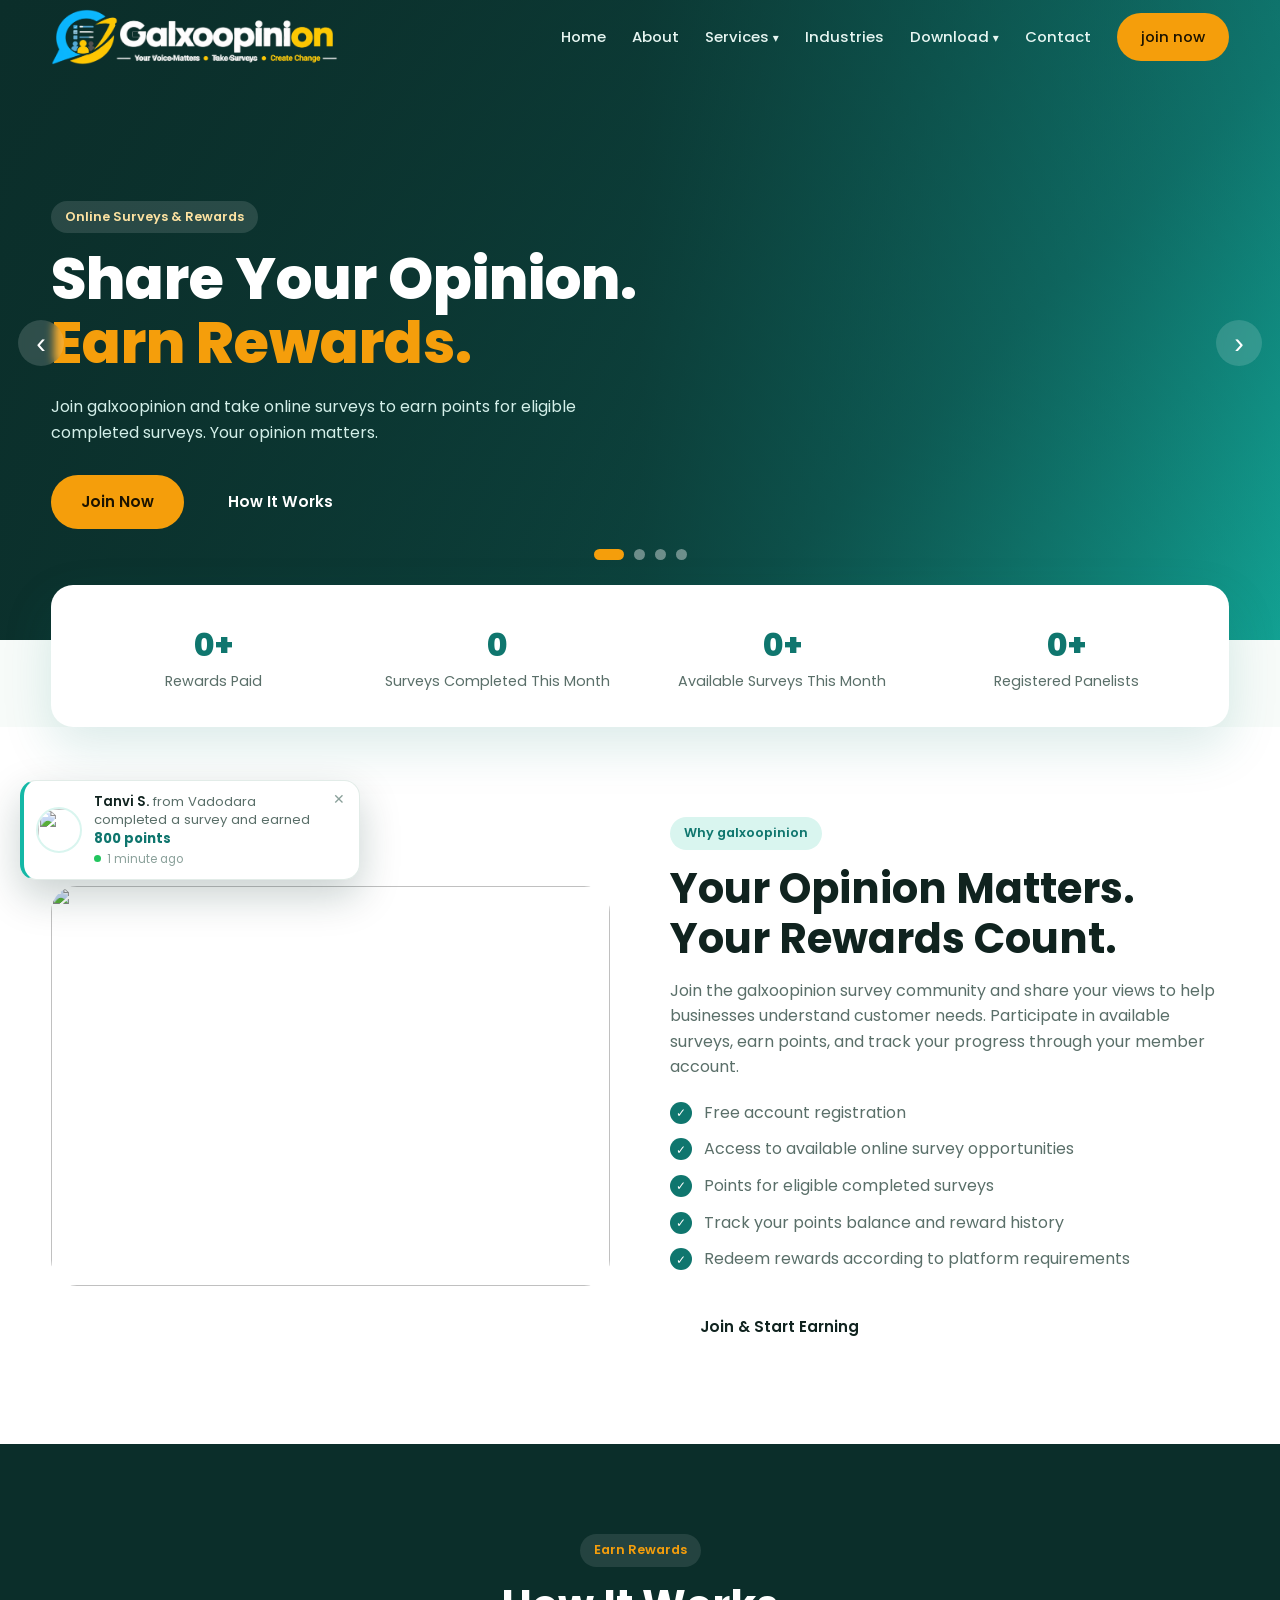
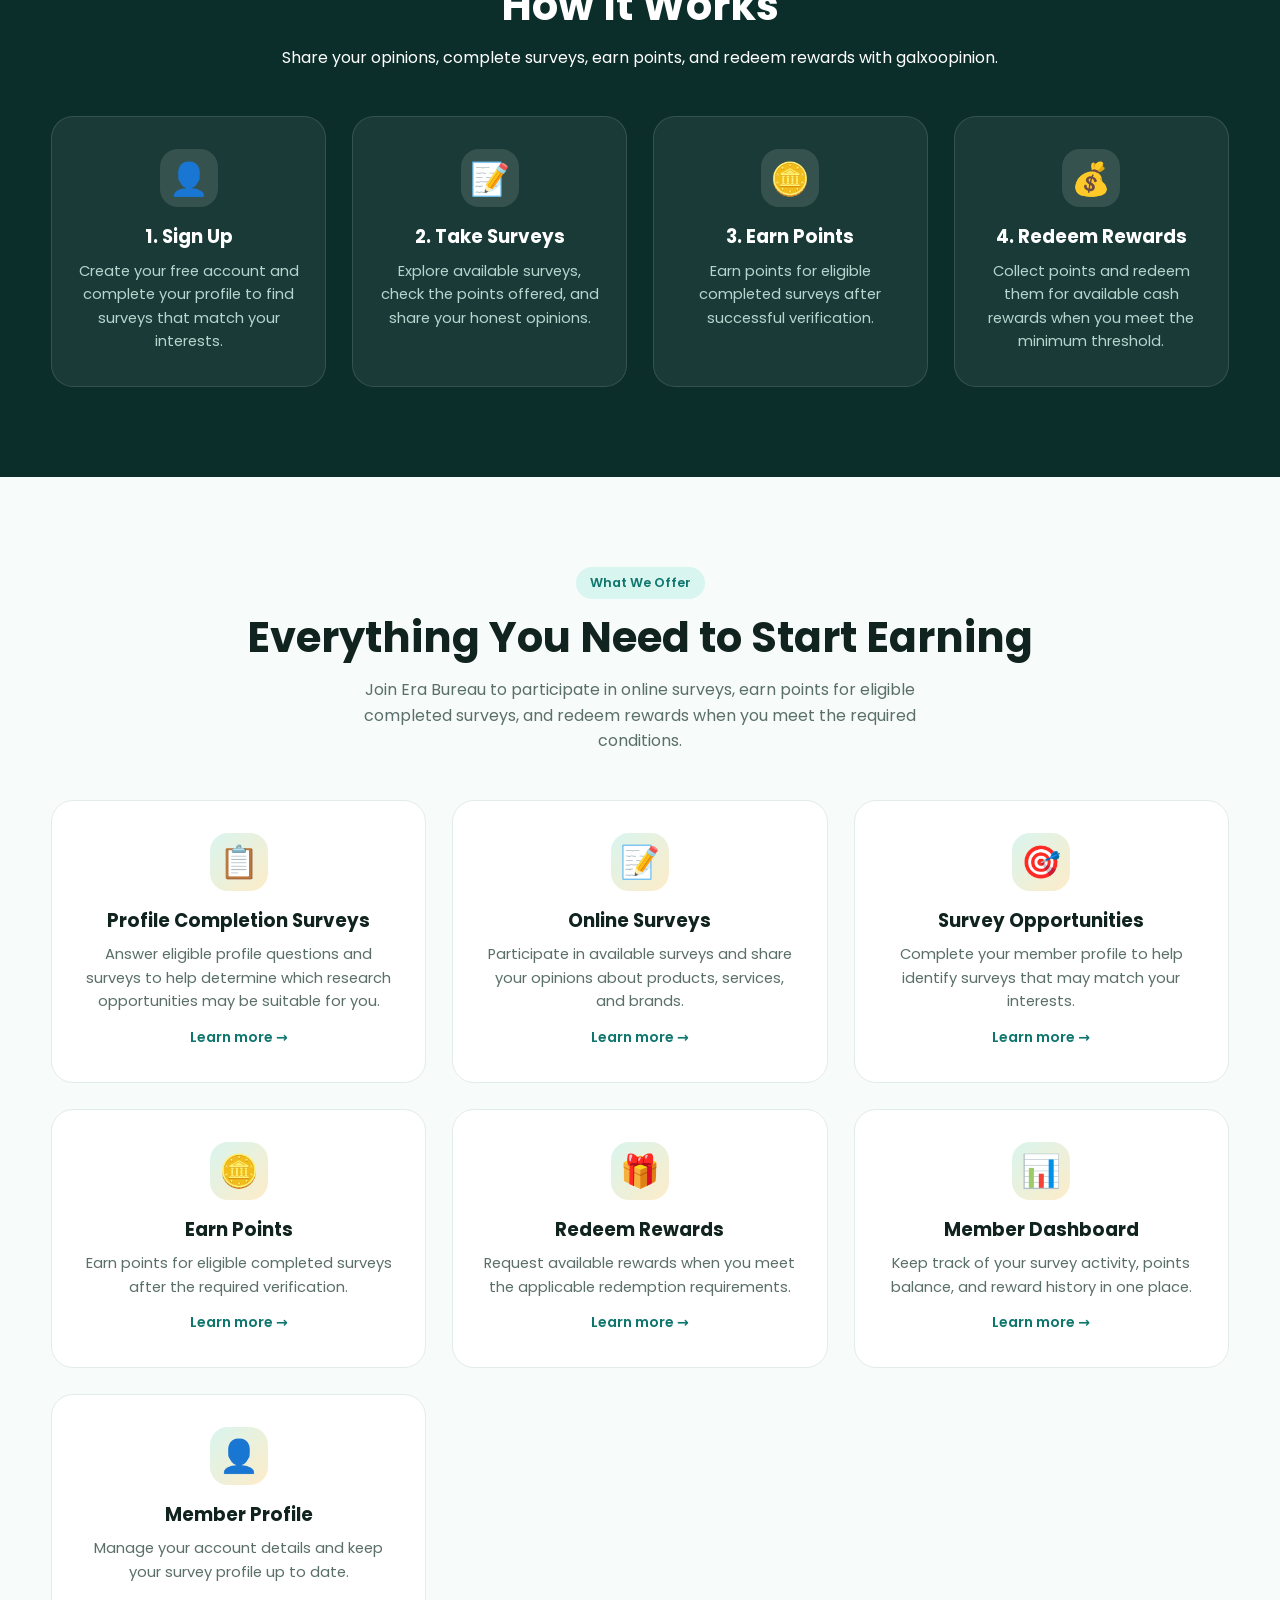
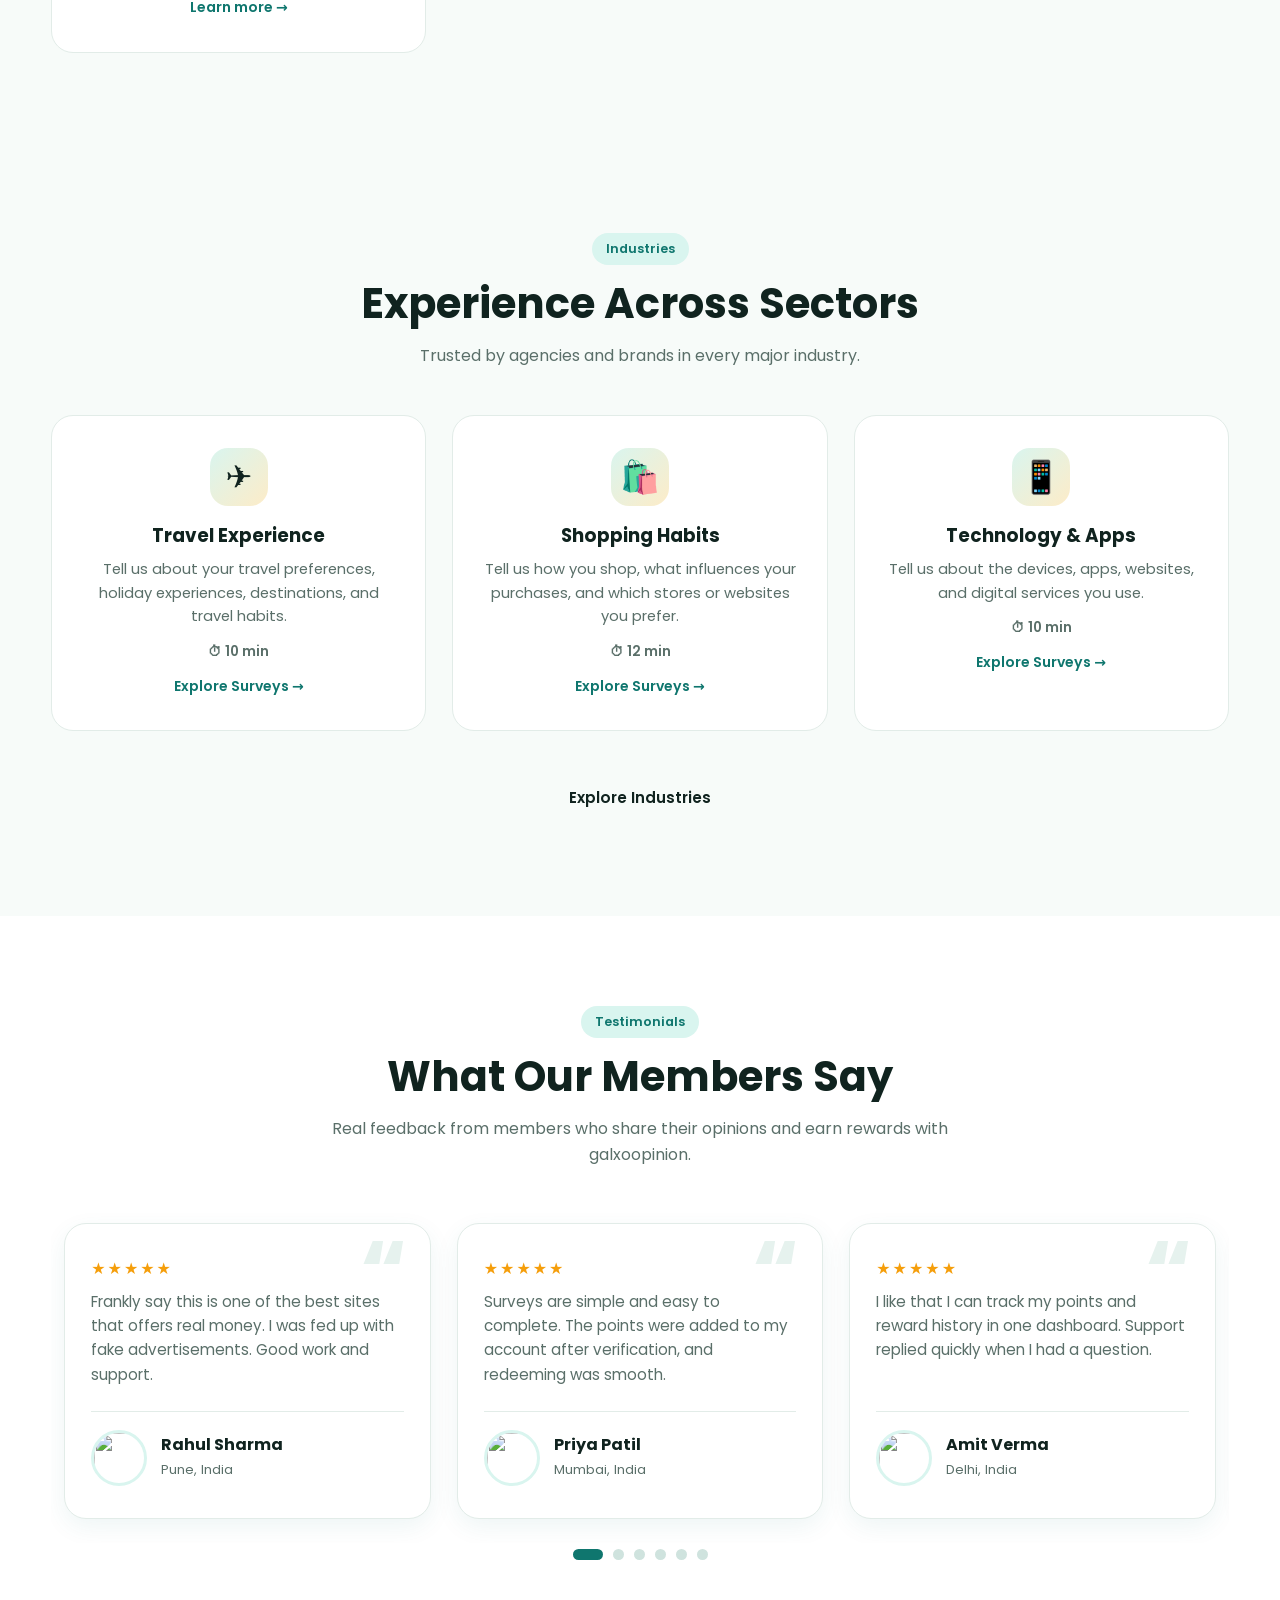
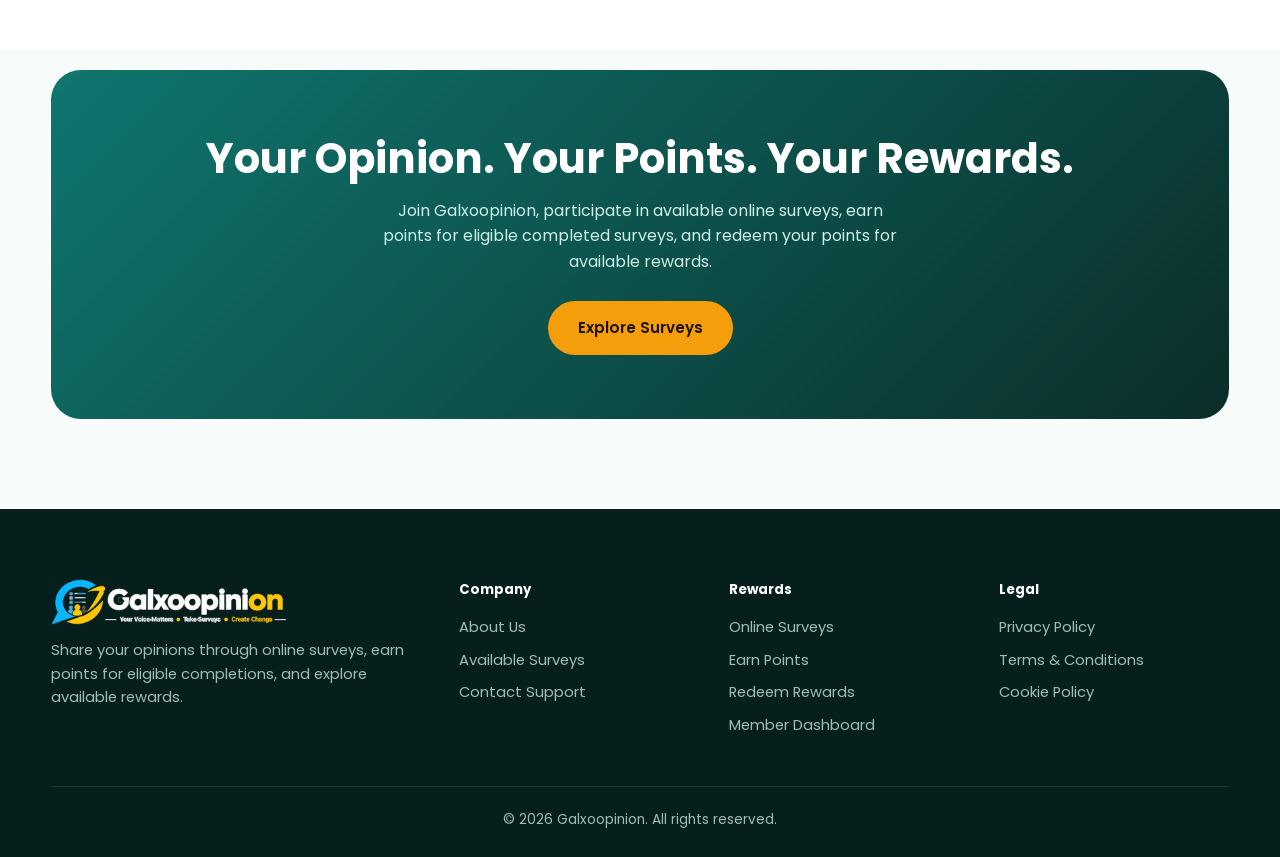
<file: index.html>
<!DOCTYPE html>
<html lang="en"><head><meta charset="UTF-8"><meta name="viewport" content="width=device-width, initial-scale=1">
<title>Home | galxoopinion</title>
<meta name="description" content="Era Bureau is a full-service market research company: data collection, CATI, CAWI, survey programming, analytics and global panels.">
<link href="https://fonts.googleapis.com/css2?family=Poppins:wght@400;500;600;700;800&display=swap" rel="stylesheet">
<link rel="stylesheet" href="style.css"></head><body>
<div id="hdr"></div>
<!-- 
<section class="hero">
  <div class="wrap">
    <div>
      <span class="tag" style="background:rgba(255,255,255,.12);color:#fde2a1">
        Online Surveys & Rewards      </span>

      <h1>Share Your Opinion. <span>Earn Rewards.</span></h1>

      <p>
        Join Era Bureau and take online surveys to earn points for
        eligible completed surveys. Build your points balance and
        redeem your points for available cash rewards. Your opinion
        matters, and every eligible survey brings you closer to your
        rewards.
      </p>

      <div class="cta">
        <a href="register.html" class="btn btn-p">Join Now</a>
        <a href="#how-we-work" class="btn btn-o">How It Works</a>
      </div>
    </div>

    <div class="himg">
      <img data-img="3184418" alt="People participating in online surveys">

      <div class="float f1">
        Points Earned
        <b>Every Survey</b>
      </div>

      <div class="float f2">
        Redeem Points
        <b>Earn Rewards</b>
      </div>
    </div>
  </div>
</section> -->
 
<section class="hero hero-slider">
  <div class="slides">
  <div class="slide active" data-bg="3184418">
    <div class="wrap slide-content">
      <span class="tag" style="background:rgba(255,255,255,.12);color:#fde2a1">Online Surveys & Rewards</span>
      <h1>Share Your Opinion. <span>Earn Rewards.</span></h1>
      <p>Join galxoopinion and take online surveys to earn points for eligible completed surveys. Your opinion matters.</p>
      <div class="cta">
        <a href="register.html" class="btn btn-p">Join Now</a>
        <a href="#how-we-work" class="btn btn-o">How It Works</a>
      </div>
    </div>
  </div>
  <div class="slide" data-bg="3184291">
    <div class="wrap slide-content">
      <span class="tag" style="background:rgba(255,255,255,.12);color:#fde2a1">Take Surveys</span>
      <h1>Your Voice <span>Shapes Brands.</span></h1>
      <p>Explore available surveys on topics you care about and share your honest opinions.</p>
      <div class="cta">
        <a href="register.html" class="btn btn-p">Start Surveys</a>
        <a href="#how-we-work" class="btn btn-o">How It Works</a>
      </div>
    </div>
  </div>
  <div class="slide" data-bg="574071">
    <div class="wrap slide-content">
      <span class="tag" style="background:rgba(255,255,255,.12);color:#fde2a1">Earn Points</span>
      <h1>Every Survey <span>Earns Points.</span></h1>
      <p>Receive points for eligible completed surveys after successful verification.</p>
      <div class="cta">
        <a href="register.html" class="btn btn-p">Start Earning</a>
        <a href="#how-we-work" class="btn btn-o">How It Works</a>
      </div>
    </div>
  </div>
  <div class="slide" data-bg="1181406">
    <div class="wrap slide-content">
      <span class="tag" style="background:rgba(255,255,255,.12);color:#fde2a1">Redeem Rewards</span>
      <h1>Redeem Your <span>Points for Cash.</span></h1>
      <p>Build your points balance and redeem available rewards when you meet the minimum threshold.</p>
      <div class="cta">
        <a href="register.html" class="btn btn-p">Join &amp; Redeem</a>
        <a href="#how-we-work" class="btn btn-o">How It Works</a>
      </div>
    </div>
  </div>
  </div>
  <button class="sl-arrow prev" id="slPrev" aria-label="Previous">‹</button>
  <button class="sl-arrow next" id="slNext" aria-label="Next">›</button>
  <div class="sl-dots" id="slDots"></div>
</section>
<!-- 
<section class="stats">
  <div class="wrap">
    <div class="sg">

      <div>
        <h3>10,000+</h3>
        <p>Rewards Paid</p>
      </div>

      <div>
        <h3>1,325</h3>
        <p>Surveys Completed This Month</p>
      </div>

      <div>
        <h3>37+</h3>
        <p>Available Surveys This Month</p>
      </div>

      <div>
        <h3>26,780+</h3>
        <p>Registered Panelists</p>
      </div>

   

    </div>
  </div>
</section> -->


<section class="stats">
  <div class="wrap">
    <div class="sg">

      <div>
        <h3 class="counter" data-target="10000" data-suffix="+">0</h3>
        <p>Rewards Paid</p>
      </div>

      <div>
        <h3 class="counter" data-target="1325">0</h3>
        <p>Surveys Completed This Month</p>
      </div>

      <div>
        <h3 class="counter" data-target="37" data-suffix="+">0</h3>
        <p>Available Surveys This Month</p>
      </div>

      <div>
        <h3 class="counter" data-target="26780" data-suffix="+">0</h3>
        <p>Registered Panelists</p>
      </div>

    </div>
  </div>
</section>



<!-- Why Join Era Bureau -->
<section class="alt">
  <div class="wrap split">
    <img data-img="3184291" alt="People sharing opinions through online surveys" loading="lazy">

    <div>
      <span class="tag">Why galxoopinion</span>
      <h2>Your Opinion Matters. Your Rewards Count.</h2>

      <p class="sub">
        Join the galxoopinion survey community and share your views
        to help businesses understand customer needs. Participate
        in available surveys, earn points, and track your progress
        through your member account.
      </p>

      <ul class="list">
        <li>Free account registration</li>
        <li>Access to available online survey opportunities</li>
        <li>Points for eligible completed surveys</li>
        <li>Track your points balance and reward history</li>
        <li>Redeem rewards according to platform requirements</li>
      </ul>

      <a href="register.html" class="btn btn-g">Join &amp; Start Earning</a>
    </div>
  </div>
</section>



<section class="dark" id="how-we-work">
  <div class="wrap center">
    <span class="tag">Earn Rewards</span>
    <h2>How It Works</h2>
    <p>Share your opinions, complete surveys, earn points, and redeem rewards with galxoopinion.</p>

    <div class="grid4" style="text-align:center">
      <div class="card">
        <div class="ic">👤</div>
        <h3>1. Sign Up</h3>
        <p>Create your free account and complete your profile to find surveys that match your interests.</p>
      </div>

      <div class="card">
        <div class="ic">📝</div>
        <h3>2. Take Surveys</h3>
        <p>Explore available surveys, check the points offered, and share your honest opinions.</p>
      </div>

      <div class="card">
        <div class="ic">🪙</div>
        <h3>3. Earn Points</h3>
        <p>Earn points for eligible completed surveys after successful verification.</p>
      </div>

      <div class="card">
        <div class="ic">💰</div>
        <h3>4. Redeem Rewards</h3>
        <p>Collect points and redeem them for available cash rewards when you meet the minimum threshold.</p>
      </div>
    </div>
  </div>
</section>
 
<!-- What We Offer: Online Survey Rewards -->
<section id="what-we-offer">
  <div class="wrap center">
    <span class="tag">What We Offer</span>
  <h2>Everything You Need to Start Earning</h2>
    <p class="sub">
      Join Era Bureau to participate in online surveys, earn points
      for eligible completed surveys, and redeem rewards when you
      meet the required conditions.
    </p>

    <div class="grid3" id="svc-grid">

      <div class="card">
        <div class="ic">📝</div>
        <h3>Online Surveys</h3>
        <p>Discover available surveys and share your opinions on products, services, brands, and everyday experiences.</p>
        <a href="register.html" class="more">Join &amp; Participate →</a>
      </div>

      <div class="card">
        <div class="ic">🎯</div>
        <h3>Personalized Opportunities</h3>
        <p>Complete your member profile to help match you with survey opportunities relevant to your interests and demographics.</p>
        <a href="register.html" class="more">Create Your Profile →</a>
      </div>

      <div class="card">
        <div class="ic">🪙</div>
        <h3>Earn Points</h3>
        <p>Receive points for eligible completed surveys after the required verification process.</p>
        <a href="register.html" class="more">Start Earning Points →</a>
      </div>

      <div class="card">
        <div class="ic">💰</div>
        <h3>Redeem Rewards</h3>
        <p>Build your points balance and request available rewards once you meet the applicable redemption requirements.</p>
        <a href="register.html" class="more">Explore Rewards →</a>
      </div>

      <div class="card">
        <div class="ic">📊</div>
        <h3>Track Your Progress</h3>
        <p>View your points balance, monitor your survey participation, and keep track of your reward history in your member account.</p>
        <a href="login.html" class="more">View Your Account →</a>
      </div>

      <div class="card">
        <div class="ic">🔒</div>
        <h3>Member Account</h3>
        <p>Manage your profile and account preferences while participating in the Era Bureau survey community.</p>
        <a href="register.html" class="more">Join Era Bureau →</a>
      </div>

    </div>
  </div>
</section>

<!-- <section><div class="wrap center"><span class="tag">Industries</span><h2>Experience Across Sectors</h2>
 <p class="sub">Trusted by agencies and brands in every major industry.</p>
 <div class="cta" style="justify-content:center;margin-top:30px"><a href="industries.html" class="btn btn-g">Explore Industries</a></div></div></section> -->
<section>
  <div class="wrap center">
    <span class="tag">Industries</span>
    <h2>Experience Across Sectors</h2>
    <p class="sub">Trusted by agencies and brands in every major industry.</p>

    <div class="ind-3">

      <div class="card">
        <div class="ic">✈️</div>
        <h3>Travel Experience</h3>
        <p>Tell us about your travel preferences, holiday experiences, destinations, and travel habits.</p>
        <p style="font-size:.85rem;font-weight:600;margin-top:12px">⏱ 10 min</p>
        <a href="register.html" class="more">Explore Surveys →</a>
      </div>

      <div class="card">
        <div class="ic">🛍️</div>
        <h3>Shopping Habits</h3>
        <p>Tell us how you shop, what influences your purchases, and which stores or websites you prefer.</p>
        <p style="font-size:.85rem;font-weight:600;margin-top:12px">⏱ 12 min</p>
        <a href="register.html" class="more">Explore Surveys →</a>
      </div>

      <div class="card">
        <div class="ic">📱</div>
        <h3>Technology &amp; Apps</h3>
        <p>Tell us about the devices, apps, websites, and digital services you use.</p>
        <p style="font-size:.85rem;font-weight:600;margin-top:12px">⏱ 10 min</p>
        <a href="register.html" class="more">Explore Surveys →</a>
      </div>

    </div>

    <div class="cta" style="justify-content:center;margin-top:40px">
      <a href="industries.html" class="btn btn-g">Explore Industries</a>
    </div>
  </div>
</section>

 <!-- Testimonials -->
<section class="alt" id="testimonials">
  <div class="wrap center">
    <span class="tag">Testimonials</span>
    <h2>What Our Members Say</h2>
    <p class="sub">Real feedback from members who share their opinions and earn rewards with galxoopinion.</p>

    <div class="tm-viewport" id="tmView">
      <div class="tm-track" id="tmTrack">

        <div class="tm-slide">
          <div class="tm-card">
            <div class="stars">★★★★★</div>
            <p>Frankly say this is one of the best sites that offers real money. I was fed up with fake advertisements. Good work and support.</p>
            <div class="tm-user">
              <img src="https://randomuser.me/api/portraits/men/32.jpg" alt="Rahul Sharma" loading="lazy">
              <div><h4>Rahul Sharma</h4><small>Pune, India</small></div>
            </div>
          </div>
        </div>

        <div class="tm-slide">
          <div class="tm-card">
            <div class="stars">★★★★★</div>
            <p>Surveys are simple and easy to complete. The points were added to my account after verification, and redeeming was smooth.</p>
            <div class="tm-user">
              <img src="https://randomuser.me/api/portraits/women/44.jpg" alt="Priya Patil" loading="lazy">
              <div><h4>Priya Patil</h4><small>Mumbai, India</small></div>
            </div>
          </div>
        </div>

        <div class="tm-slide">
          <div class="tm-card">
            <div class="stars">★★★★★</div>
            <p>I like that I can track my points and reward history in one dashboard. Support replied quickly when I had a question.</p>
            <div class="tm-user">
              <img src="https://randomuser.me/api/portraits/men/65.jpg" alt="Amit Verma" loading="lazy">
              <div><h4>Amit Verma</h4><small>Delhi, India</small></div>
            </div>
          </div>
        </div>

        <div class="tm-slide">
          <div class="tm-card">
            <div class="stars">★★★★★</div>
            <p>Great survey topics and a clean website. I complete a few surveys in my free time and the rewards add up nicely.</p>
            <div class="tm-user">
              <img src="https://randomuser.me/api/portraits/women/68.jpg" alt="Sneha Kulkarni" loading="lazy">
              <div><h4>Sneha Kulkarni</h4><small>Nagpur, India</small></div>
            </div>
          </div>
        </div>

        <div class="tm-slide">
          <div class="tm-card">
            <div class="stars">★★★★★</div>
            <p>Registration was quick and free. The profile questions helped me get surveys that actually match my interests.</p>
            <div class="tm-user">
              <img src="https://randomuser.me/api/portraits/men/75.jpg" alt="Vikram Singh" loading="lazy">
              <div><h4>Vikram Singh</h4><small>Jaipur, India</small></div>
            </div>
          </div>
        </div>

        <div class="tm-slide">
          <div class="tm-card">
            <div class="stars">★★★★★</div>
            <p>Genuine platform. I received my reward as promised and the team was helpful throughout. Highly recommended.</p>
            <div class="tm-user">
              <img src="https://randomuser.me/api/portraits/women/26.jpg" alt="Anjali Nair" loading="lazy">
              <div><h4>Anjali Nair</h4><small>Kochi, India</small></div>
            </div>
          </div>
        </div>

        <div class="tm-slide">
          <div class="tm-card">
            <div class="stars">★★★★★</div>
            <p>Easy to use on my phone. I answer surveys during travel and the points show up in my account without any trouble.</p>
            <div class="tm-user">
              <img src="https://randomuser.me/api/portraits/men/12.jpg" alt="Karan Mehta" loading="lazy">
              <div><h4>Karan Mehta</h4><small>Ahmedabad, India</small></div>
            </div>
          </div>
        </div>

        <div class="tm-slide">
          <div class="tm-card">
            <div class="stars">★★★★★</div>
            <p>I was skeptical at first, but the surveys are real and the process is transparent. Happy to be a member.</p>
            <div class="tm-user">
              <img src="https://randomuser.me/api/portraits/women/12.jpg" alt="Neha Gupta" loading="lazy">
              <div><h4>Neha Gupta</h4><small>Bengaluru, India</small></div>
            </div>
          </div>
        </div>

      </div>
    </div>

    <div class="tm-dots" id="tmDots"></div>
  </div>
</section>


<div id="ftr"></div>
<script src="main.js"></script></body></html>
</file>
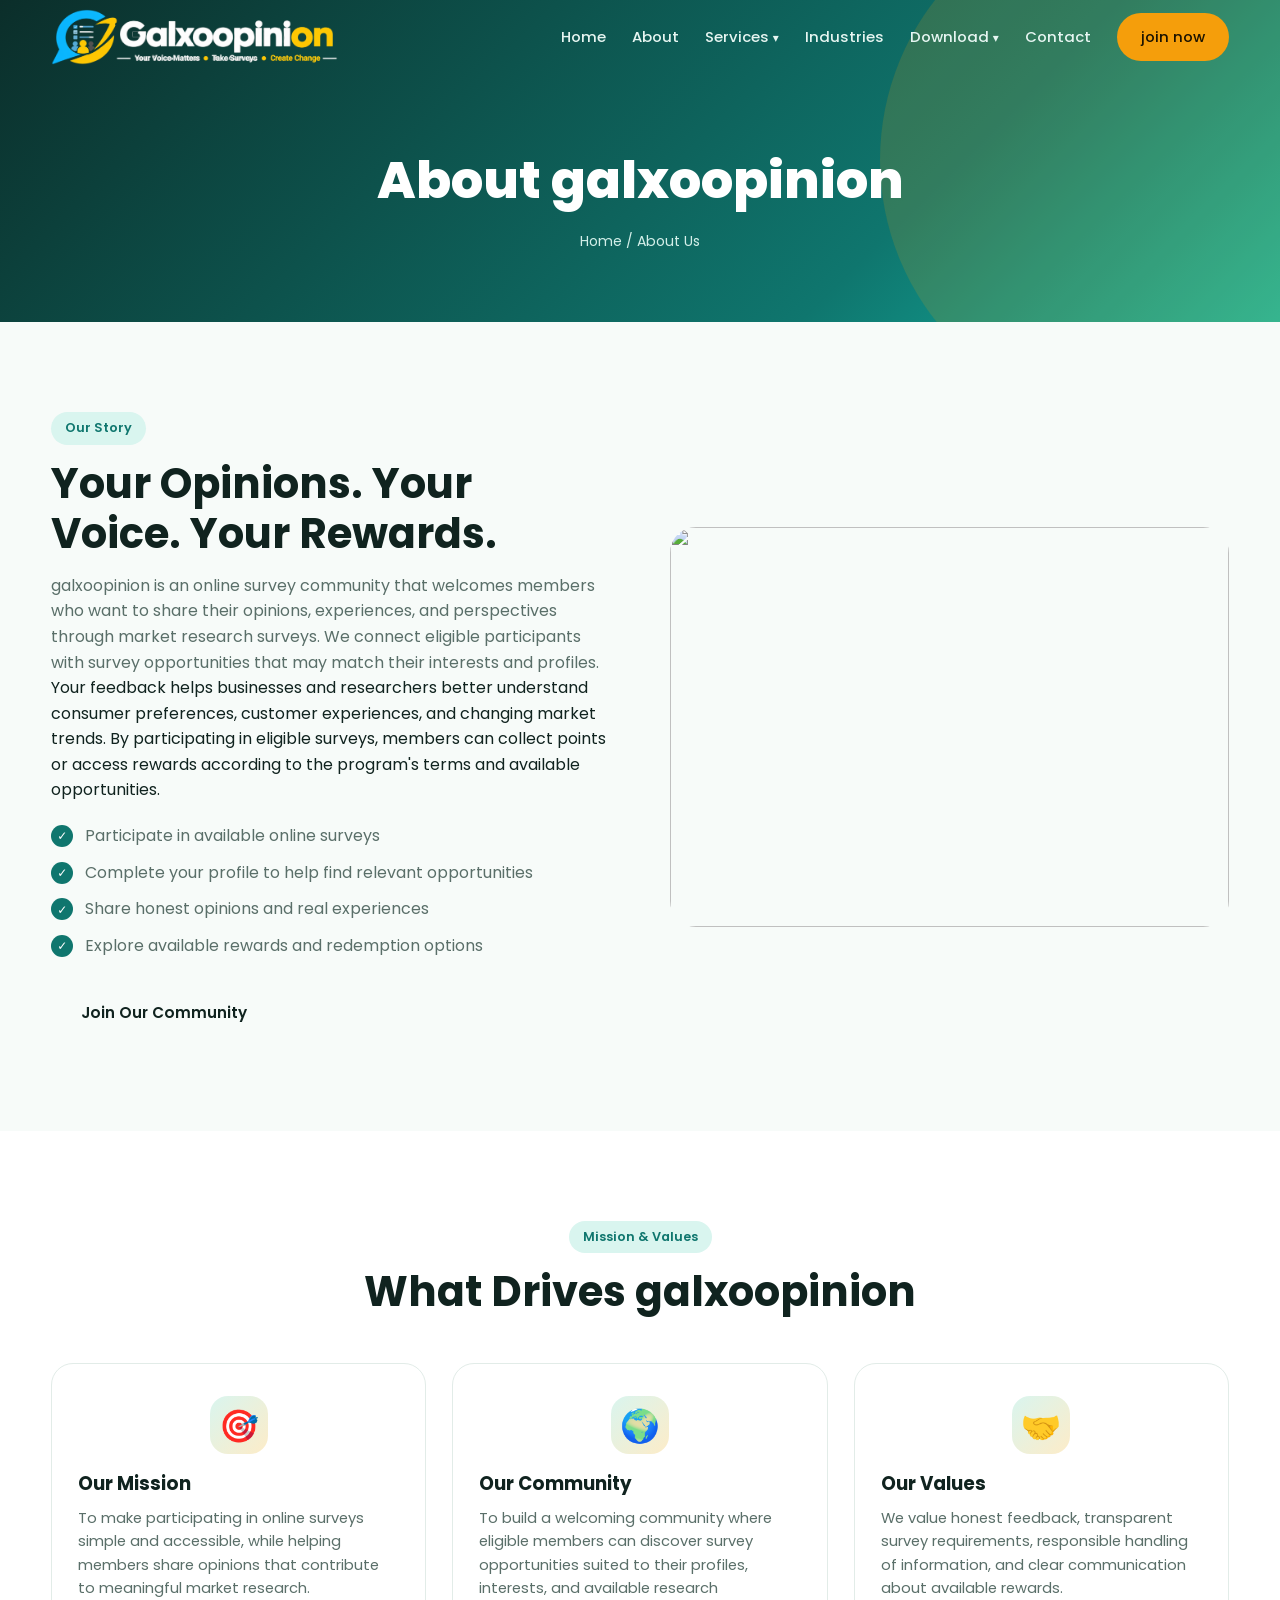
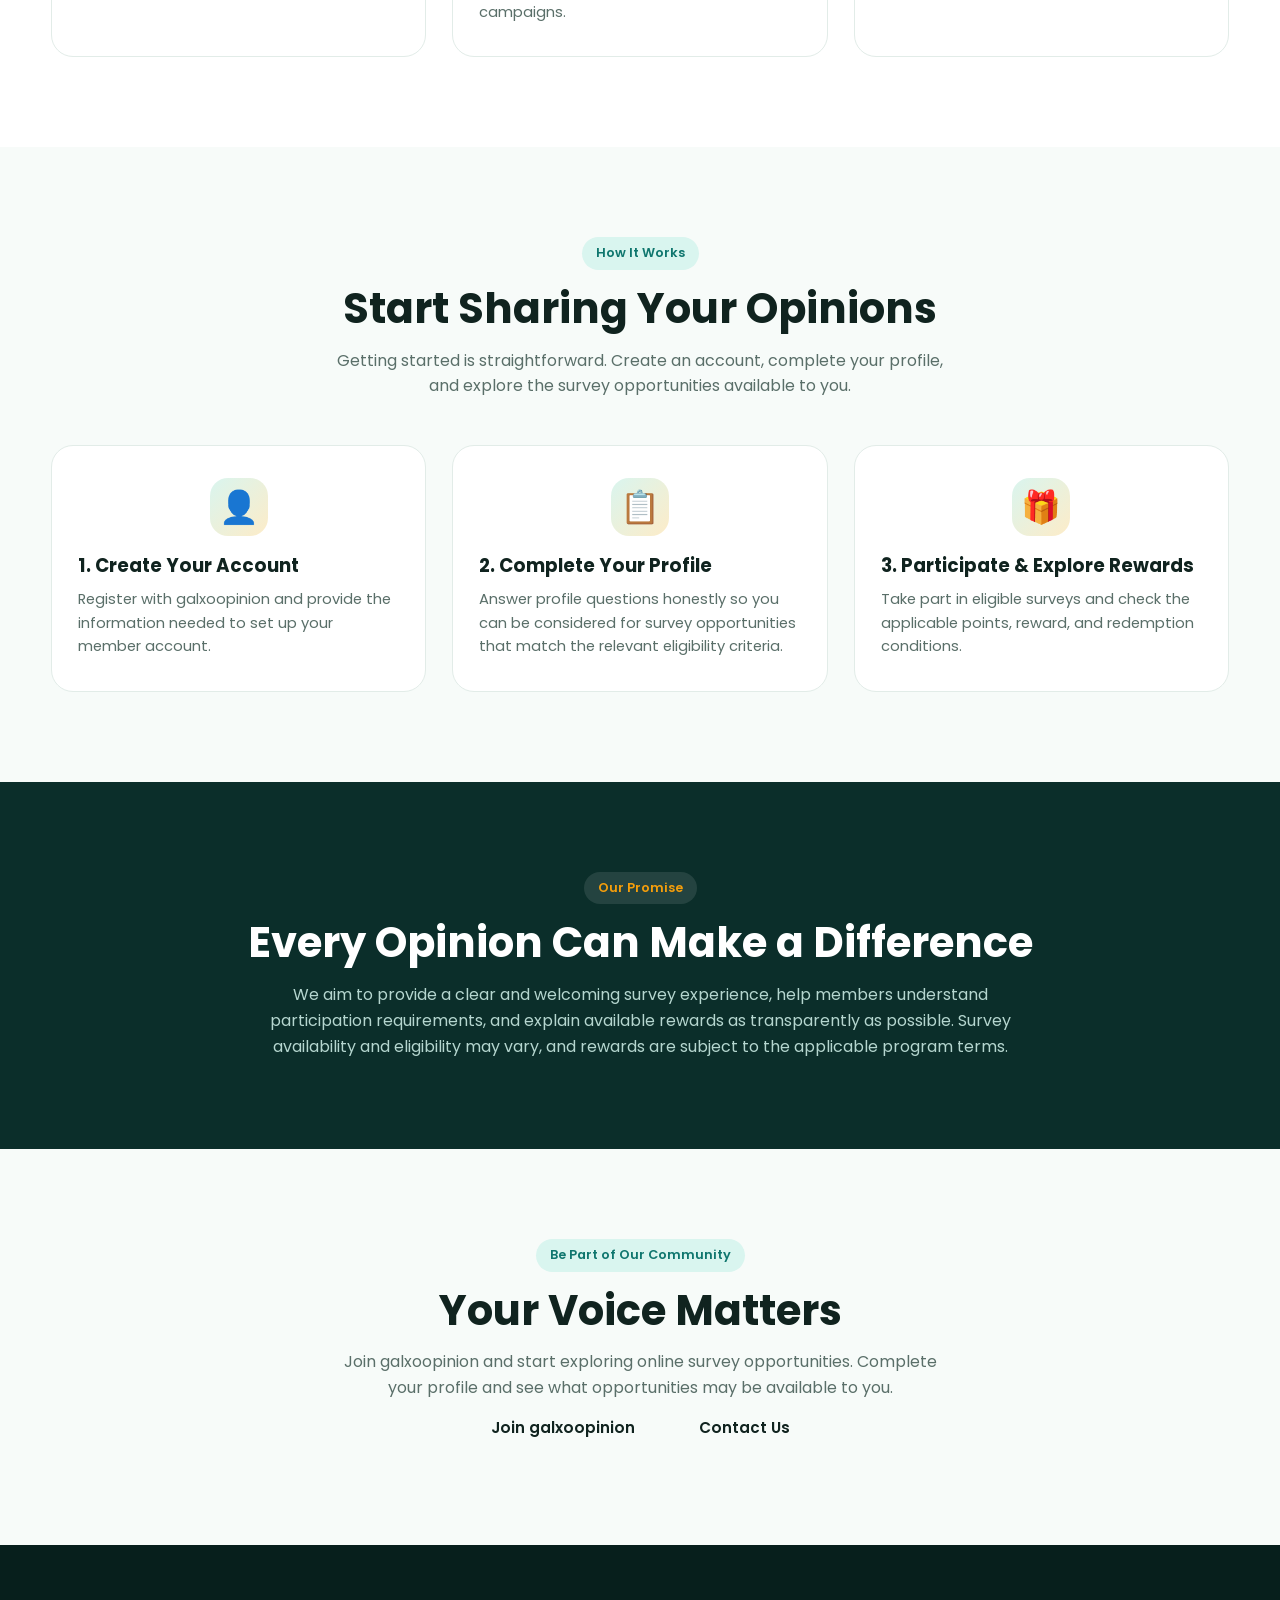
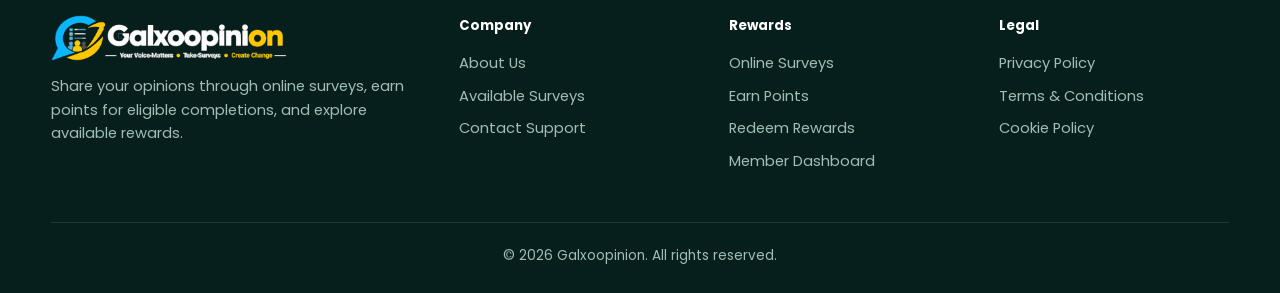
<file: about.html>
<!DOCTYPE html>
<html lang="en">
<head>
  <meta charset="UTF-8">
  <meta name="viewport" content="width=device-width, initial-scale=1">

  <title>About Us | galxoopinion – Online Surveys & Rewards</title>
  <meta name="description" content="Discover galxoopinion, an online survey community where members share their opinions, participate in research surveys, and explore available rewards.">

  <link href="https://fonts.googleapis.com/css2?family=Poppins:wght@400;500;600;700;800&display=swap" rel="stylesheet">
  <link rel="stylesheet" href="style.css">
</head>

<body>
<div id="hdr"></div>

<section class="banner">
  <div class="wrap">
    <h1>About galxoopinion</h1>
    <p class="crumb">
      <a href="index.html">Home</a> / About Us
    </p>
  </div>
</section>

<!-- Our Story -->
<section>
  <div class="wrap split">
    <div>
      <span class="tag">Our Story</span>
      <h2>Your Opinions. Your Voice. Your Rewards.</h2>

      <p class="sub">
        galxoopinion is an online survey community that welcomes members
        who want to share their opinions, experiences, and perspectives
        through market research surveys. We connect eligible participants
        with survey opportunities that may match their interests and profiles.
      </p>

      <p>
        Your feedback helps businesses and researchers better understand
        consumer preferences, customer experiences, and changing market
        trends. By participating in eligible surveys, members can collect
        points or access rewards according to the program's terms and
        available opportunities.
      </p>

      <ul class="list">
        <li>Participate in available online surveys</li>
        <li>Complete your profile to help find relevant opportunities</li>
        <li>Share honest opinions and real experiences</li>
        <li>Explore available rewards and redemption options</li>
      </ul>

      <a href="register.html" class="btn btn-g">Join Our Community</a>
    </div>

    <img
      data-img="3184339"
      alt="People sharing ideas and participating in online research"
      loading="lazy">
  </div>
</section>

<!-- Mission and Values -->
<section class="alt">
  <div class="wrap center">
    <span class="tag">Mission & Values</span>
    <h2>What Drives galxoopinion</h2>

    <div class="grid3" style="text-align:left">
      <div class="card">
        <div class="ic">🎯</div>
        <h3>Our Mission</h3>
        <p>
          To make participating in online surveys simple and accessible,
          while helping members share opinions that contribute to meaningful
          market research.
        </p>
      </div>

      <div class="card">
        <div class="ic">🌍</div>
        <h3>Our Community</h3>
        <p>
          To build a welcoming community where eligible members can discover
          survey opportunities suited to their profiles, interests, and
          available research campaigns.
        </p>
      </div>

      <div class="card">
        <div class="ic">🤝</div>
        <h3>Our Values</h3>
        <p>
          We value honest feedback, transparent survey requirements,
          responsible handling of information, and clear communication
          about available rewards.
        </p>
      </div>
    </div>
  </div>
</section>

<!-- How It Works -->
<section>
  <div class="wrap center">
    <span class="tag">How It Works</span>
    <h2>Start Sharing Your Opinions</h2>
    <p class="sub">
      Getting started is straightforward. Create an account, complete
      your profile, and explore the survey opportunities available to you.
    </p>

    <div class="grid3" style="text-align:left">
      <div class="card">
        <div class="ic">👤</div>
        <h3>1. Create Your Account</h3>
        <p>
          Register with galxoopinion and provide the information needed
          to set up your member account.
        </p>
      </div>

      <div class="card">
        <div class="ic">📋</div>
        <h3>2. Complete Your Profile</h3>
        <p>
          Answer profile questions honestly so you can be considered
          for survey opportunities that match the relevant eligibility criteria.
        </p>
      </div>

      <div class="card">
        <div class="ic">🎁</div>
        <h3>3. Participate & Explore Rewards</h3>
        <p>
          Take part in eligible surveys and check the applicable
          points, reward, and redemption conditions.
        </p>
      </div>
    </div>
  </div>
</section>

<!-- Community Promise -->
<section class="dark">
  <div class="wrap center">
    <span class="tag">Our Promise</span>
    <h2 style="color:#ffffff">Every Opinion Can Make a Difference</h2>

    <p style="color:#b5d6cf;max-width:760px;margin:0 auto">
      We aim to provide a clear and welcoming survey experience, help
      members understand participation requirements, and explain available
      rewards as transparently as possible. Survey availability and eligibility
      may vary, and rewards are subject to the applicable program terms.
    </p>
  </div>
</section>

<!-- Call to Action -->
<section>
  <div class="wrap center">
    <span class="tag">Be Part of Our Community</span>
    <h2>Your Voice Matters</h2>
    <p class="sub">
      Join galxoopinion and start exploring online survey opportunities.
      Complete your profile and see what opportunities may be available to you.
    </p>

    <a href="register.html" class="btn btn-g">Join galxoopinion</a>
    <a href="contact.html" class="btn">Contact Us</a>
  </div>
</section>

<div id="ftr"></div>

<script src="main.js"></script>
</body>
</html>
</file>
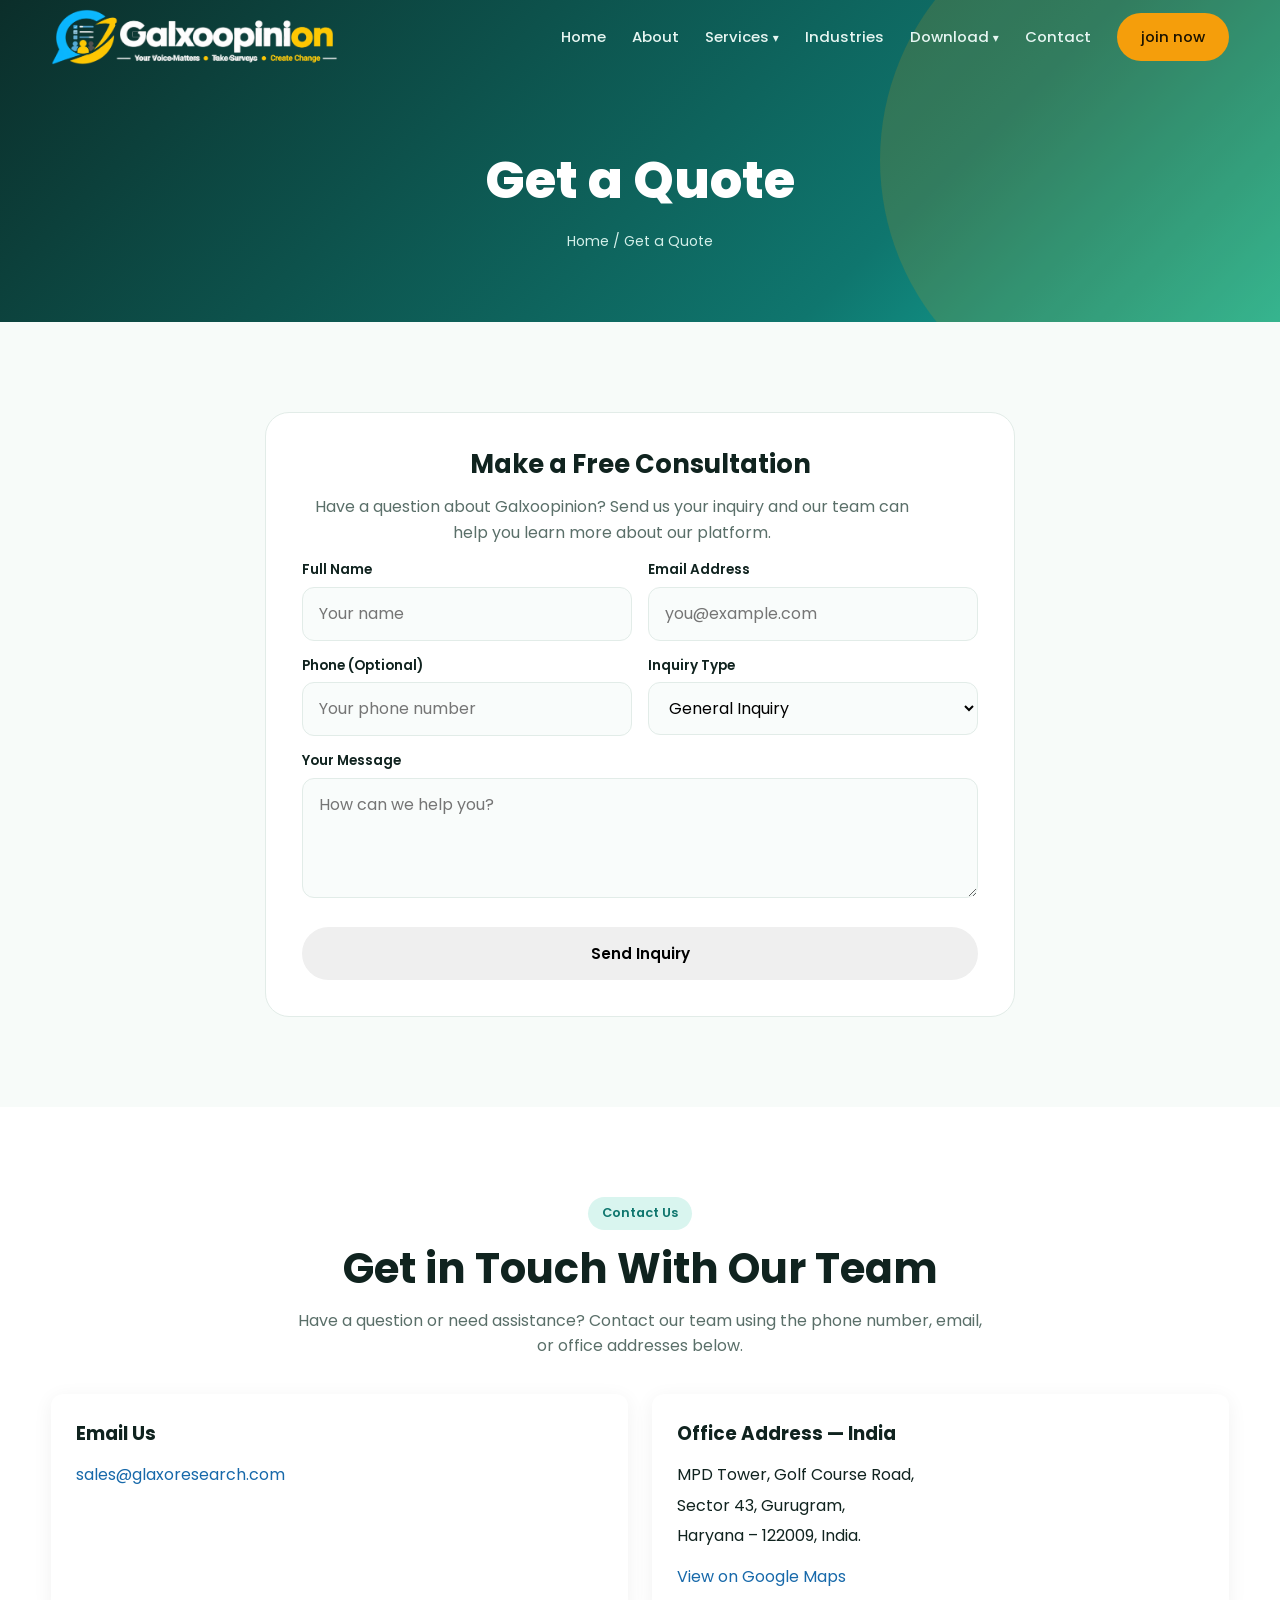
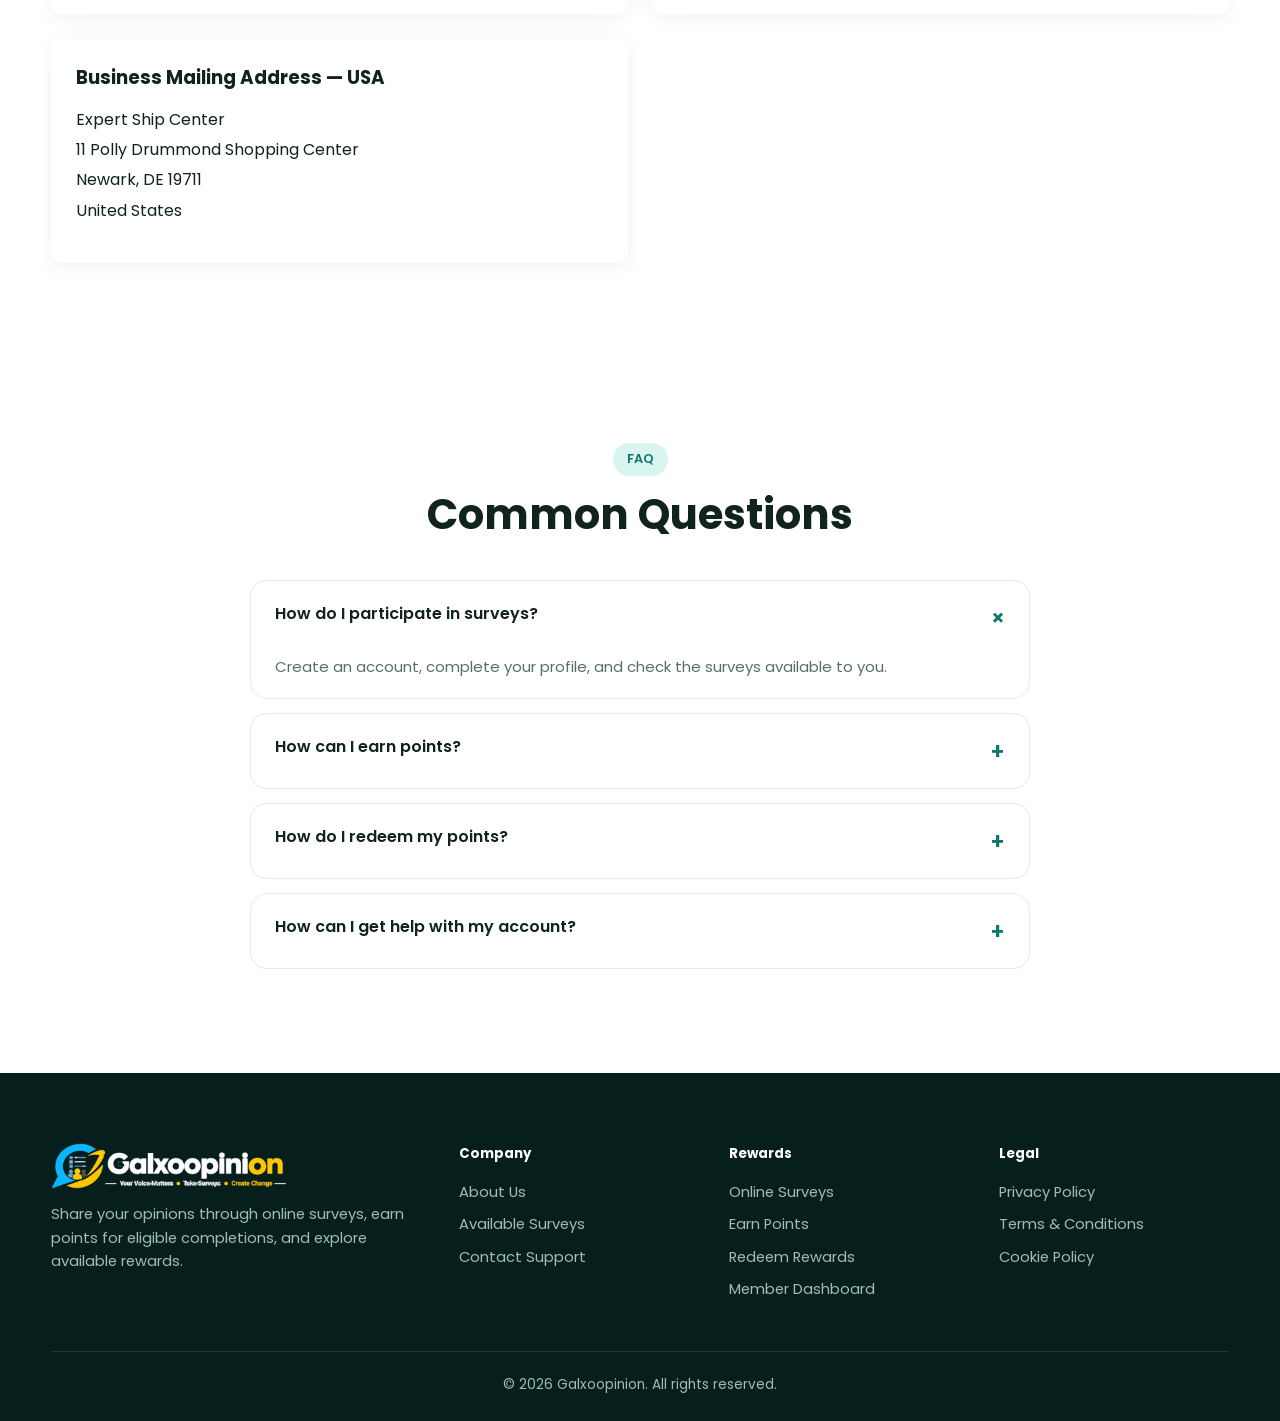
<file: contact.html>
<!DOCTYPE html>
<html lang="en">
<head>
  <meta charset="UTF-8">
  <meta name="viewport" content="width=device-width, initial-scale=1">

  <title>Get a Free Consultation | Galxoopinion</title>
  <meta name="description" content="Contact Galxoopinion for enquiries, support, business partnerships, and information about our services.">

  <link href="https://fonts.googleapis.com/css2?family=Poppins:wght@400;500;600;700;800&display=swap" rel="stylesheet">
  <link rel="stylesheet" href="style.css">

  <style>
    .contact-grid {
      display: grid;
      grid-template-columns: repeat(2, minmax(0, 1fr));
      gap: 24px;
      margin-top: 35px;
      text-align: left;
    }

    .contact-card {
      background: #fff;
      padding: 25px;
      border-radius: 12px;
      box-shadow: 0 4px 20px rgba(0, 0, 0, 0.06);
      overflow-wrap: anywhere;
    }

    .contact-card h3 {
      font-size: 1.15rem;
      margin: 0 0 12px;
    }

    .contact-card p {
      line-height: 1.9;
      margin: 0 0 12px;
    }

    .contact-card a {
      color: #1769aa;
      text-decoration: none;
    }

    .contact-card a:hover {
      text-decoration: underline;
    }

    .contact-intro {
      max-width: 700px;
      margin: 0 auto;
    }

    @media (max-width: 600px) {
      .contact-grid {
        grid-template-columns: 1fr;
        gap: 18px;
      }

      .contact-card {
        padding: 20px;
      }
    }
  </style>
</head>

<body>

<div id="hdr"></div>

<!-- Page Banner -->
<section class="banner">
  <div class="wrap">
    <h1>Get a Quote</h1>
    <p class="crumb">
      <a href="index.html">Home</a> / Get a Quote
    </p>
  </div>
</section>

<!-- Consultation Form -->
<section>
  <div class="wrap" style="display:flex; justify-content:center; align-items:center;">

    <form class="form" id="cf"
          style="width:100%; max-width:750px; margin:0 auto;">

      <h2 style="font-size:1.6rem; text-align:center;">
        Make a Free Consultation
      </h2>

      <p class="sub" style="text-align:center;">
        Have a question about Galxoopinion? Send us your inquiry
        and our team can help you learn more about our platform.
      </p>

      <div class="row">
        <div>
          <label for="name">Full Name</label>
          <input id="name" name="name" type="text"
                 required placeholder="Your name">
        </div>

        <div>
          <label for="email">Email Address</label>
          <input id="email" name="email" type="email"
                 required placeholder="you@example.com">
        </div>
      </div>

      <div class="row">
        <div>
          <label for="phone">Phone (Optional)</label>
          <input id="phone" name="phone" type="tel"
                 placeholder="Your phone number">
        </div>

        <div>
          <label for="subject">Inquiry Type</label>
          <select id="subject" name="subject">
            <option>General Inquiry</option>
            <option>Survey Participation</option>
            <option>Points and Rewards</option>
            <option>Account Support</option>
            <option>Reward Redemption</option>
            <option>Business Partnership</option>
            <option>Other</option>
          </select>
        </div>
      </div>

      <label for="message">Your Message</label>
      <textarea id="message" name="message" required
                placeholder="How can we help you?"></textarea>

      <button type="submit" class="btn btn-g">
        Send Inquiry
      </button>

    </form>

  </div>
</section>

<!-- Contact Details -->
<section class="alt">
  <div class="wrap center">

    <span class="tag">Contact Us</span>
    <h2>Get in Touch With Our Team</h2>

    <p class="sub contact-intro">
      Have a question or need assistance? Contact our team
      using the phone number, email, or office addresses below.
    </p>

    <div class="contact-grid">

      <!-- Phone Number -->
      <!-- <div class="contact-card">
        <h3>Call Us</h3>
        <p>
          <a href="tel:+917348044461">
            +91 734 804 4461
          </a>
        </p>
      </div> -->

      <!-- Email Address -->
      <div class="contact-card">
        <h3>Email Us</h3>
        <p>
          <a href="mailto:sales@glaxoresearch.com">
            sales@glaxoresearch.com
          </a>
        </p>
      </div>

      <!-- India Office Address -->
      <div class="contact-card">
        <h3>Office Address — India</h3>

        <p>
          MPD Tower, Golf Course Road,<br>
          Sector 43, Gurugram,<br>
          Haryana – 122009, India.
        </p>

        <a
          href="https://www.google.com/maps/search/?api=1&query=MPD+Tower+Golf+Course+Road+Sector+43+Gurugram+Haryana+122009+India"
          target="_blank"
          rel="noopener noreferrer">
          View on Google Maps
        </a>
      </div>

      <!-- US Mailing Address -->
      <div class="contact-card">
        <h3>Business Mailing Address — USA</h3>

        <p>
          Expert Ship Center<br>
          11 Polly Drummond Shopping Center<br>
          Newark, DE 19711<br>
          United States
        </p>
      </div>

    </div>

  </div>
</section>

<!-- FAQ Section -->
<section class="alt">
  <div class="wrap center">

    <span class="tag">FAQ</span>
    <h2>Common Questions</h2>

    <div class="faq">

      <div class="q open">
        <button type="button">How do I participate in surveys?</button>
        <div>
          Create an account, complete your profile, and check
          the surveys available to you.
        </div>
      </div>

      <div class="q">
        <button type="button">How can I earn points?</button>
        <div>
          Eligible members can earn points by completing
          qualifying surveys according to the platform's rules.
        </div>
      </div>

      <div class="q">
        <button type="button">How do I redeem my points?</button>
        <div>
          Check the available redemption options, minimum
          requirements, and eligibility rules in your account.
        </div>
      </div>

      <div class="q">
        <button type="button">How can I get help with my account?</button>
        <div>
          Submit the inquiry form with your question.
          Never include your password in your message.
        </div>
      </div>

    </div>
  </div>
</section>

<!-- Footer -->
<div id="ftr"></div>

<script src="main.js"></script>

</body>
</html>
</file>
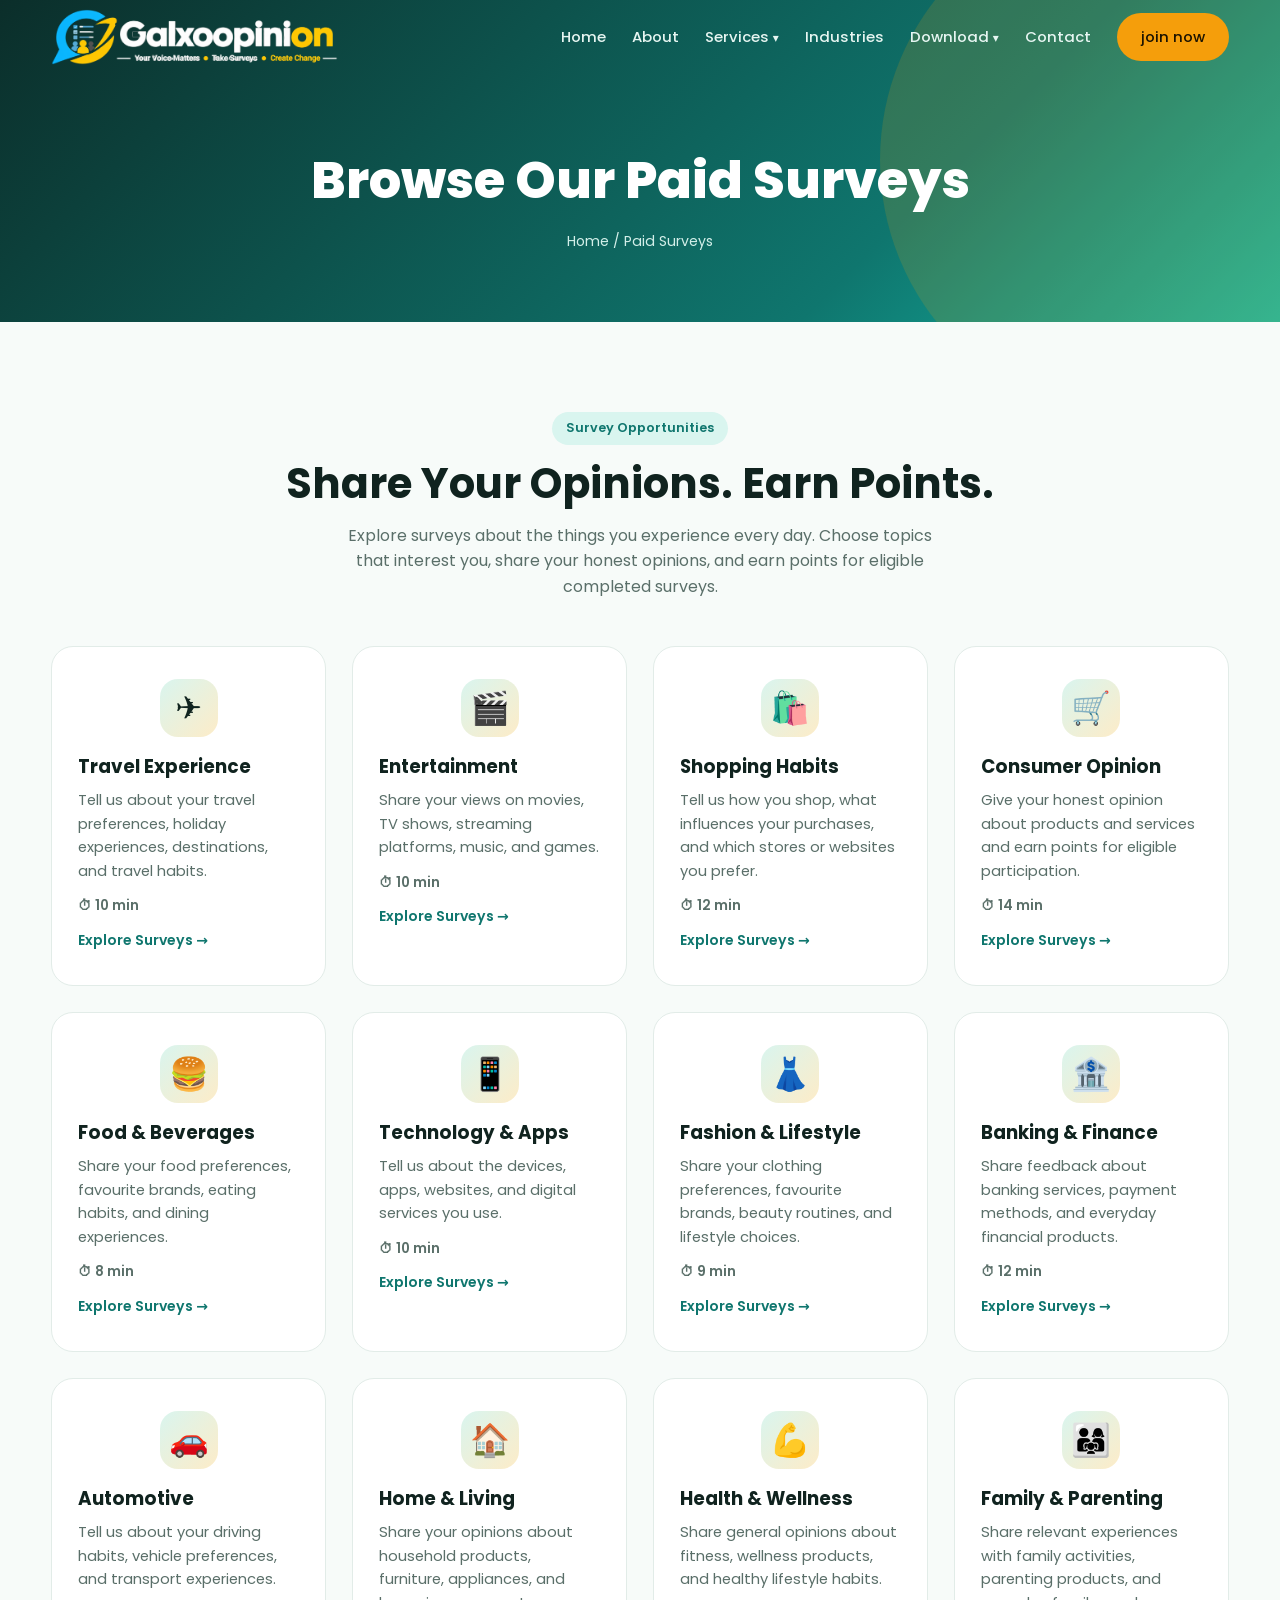
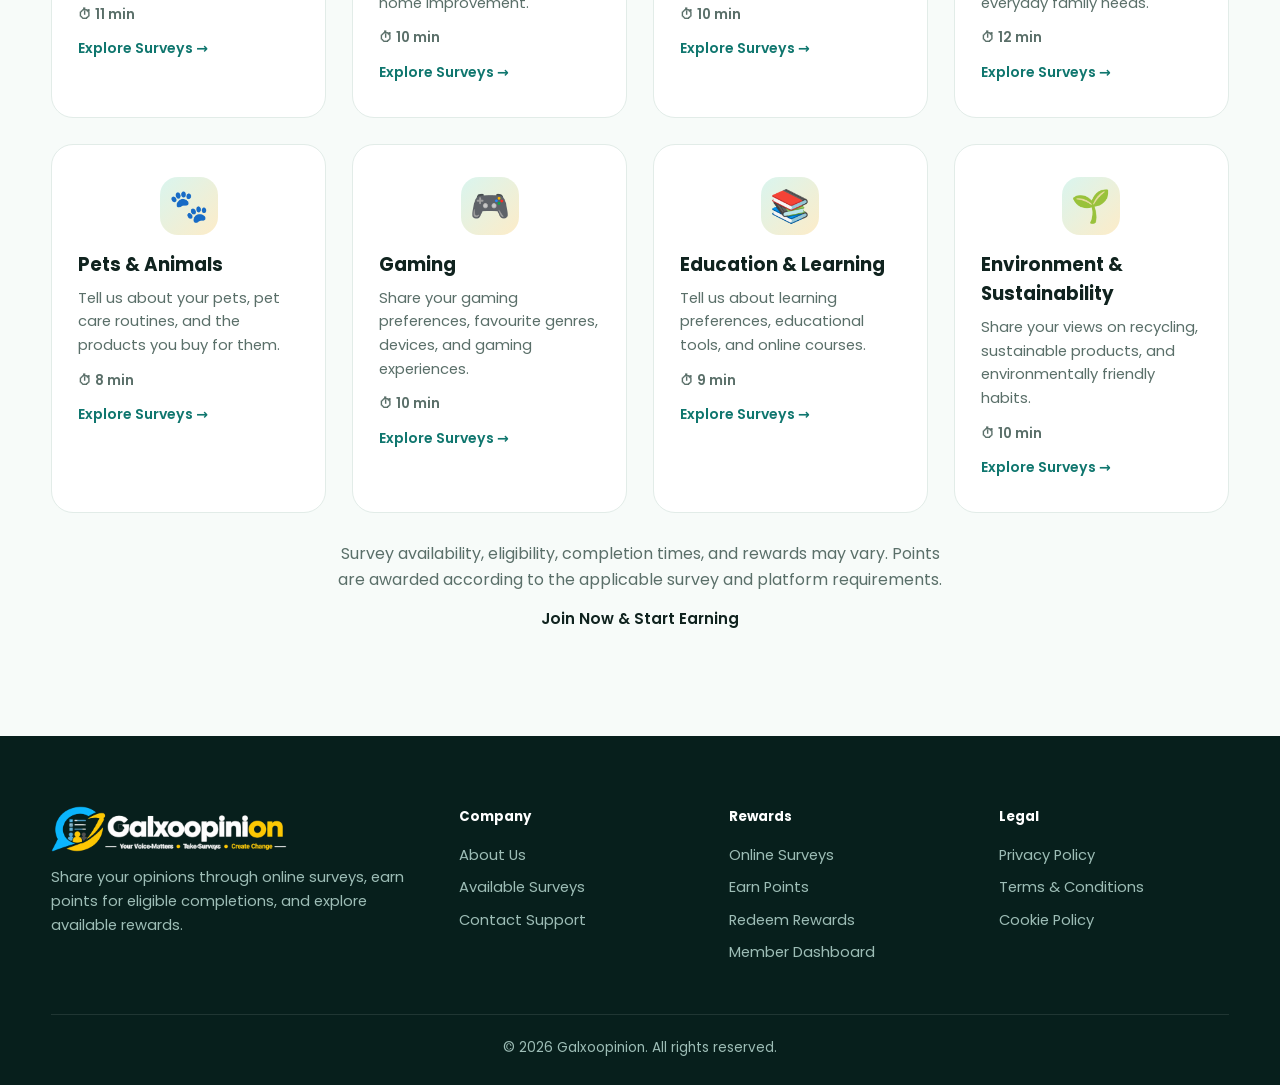
<file: industries.html>
<!DOCTYPE html>
<html lang="en">
<head>
  <meta charset="UTF-8">
  <meta name="viewport" content="width=device-width, initial-scale=1">

  <title>Browse Paid Surveys & Earn Points | Era Bureau</title>
  <meta name="description" content="Explore survey topics including travel, entertainment, shopping habits, food, technology and lifestyle. Participate in eligible surveys to earn points and rewards.">

  <link href="https://fonts.googleapis.com/css2?family=Poppins:wght@400;500;600;700;800&display=swap" rel="stylesheet">
  <link rel="stylesheet" href="style.css">
</head>
<body>

<div id="hdr"></div>

<section class="banner">
  <div class="wrap">
    <h1>Browse Our Paid Surveys</h1>
    <p class="crumb">
      <a href="index.html">Home</a> / Paid Surveys
    </p>
  </div>
</section>

<section>
  <div class="wrap center">
    <span class="tag">Survey Opportunities</span>

    <h2>Share Your Opinions. Earn Points.</h2>

    <p class="sub">
      Explore surveys about the things you experience every day.
      Choose topics that interest you, share your honest opinions,
      and earn points for eligible completed surveys.
    </p>

    <div class="grid4" id="ind-grid" style="text-align:left"></div>

    <p class="sub" style="margin-top:28px">
      Survey availability, eligibility, completion times, and rewards
      may vary. Points are awarded according to the applicable survey
      and platform requirements.
    </p>

    <a href="register.html" class="btn btn-g">Join Now &amp; Start Earning</a>
  </div>
</section>

<div id="ftr"></div>

<script src="main.js"></script>

<script>
  const surveyGrid = document.getElementById('ind-grid');

  if (surveyGrid && typeof IN !== 'undefined') {
    surveyGrid.innerHTML = IN.map((item, index) => `
      <div class="card">
        <div class="ic" style="text-align:center">${item[0]}</div>
        <h3>${item[1]}</h3>
        <p>${item[2]}</p>
        <p style="font-size:.85rem;font-weight:600;margin-top:12px">
          ⏱ ${item[3]}
        </p>
        <a href="register.html" class="more">
          Explore Surveys →
        </a>
      </div>
    `).join('');
  }
</script>

</body>
</html>
</file>
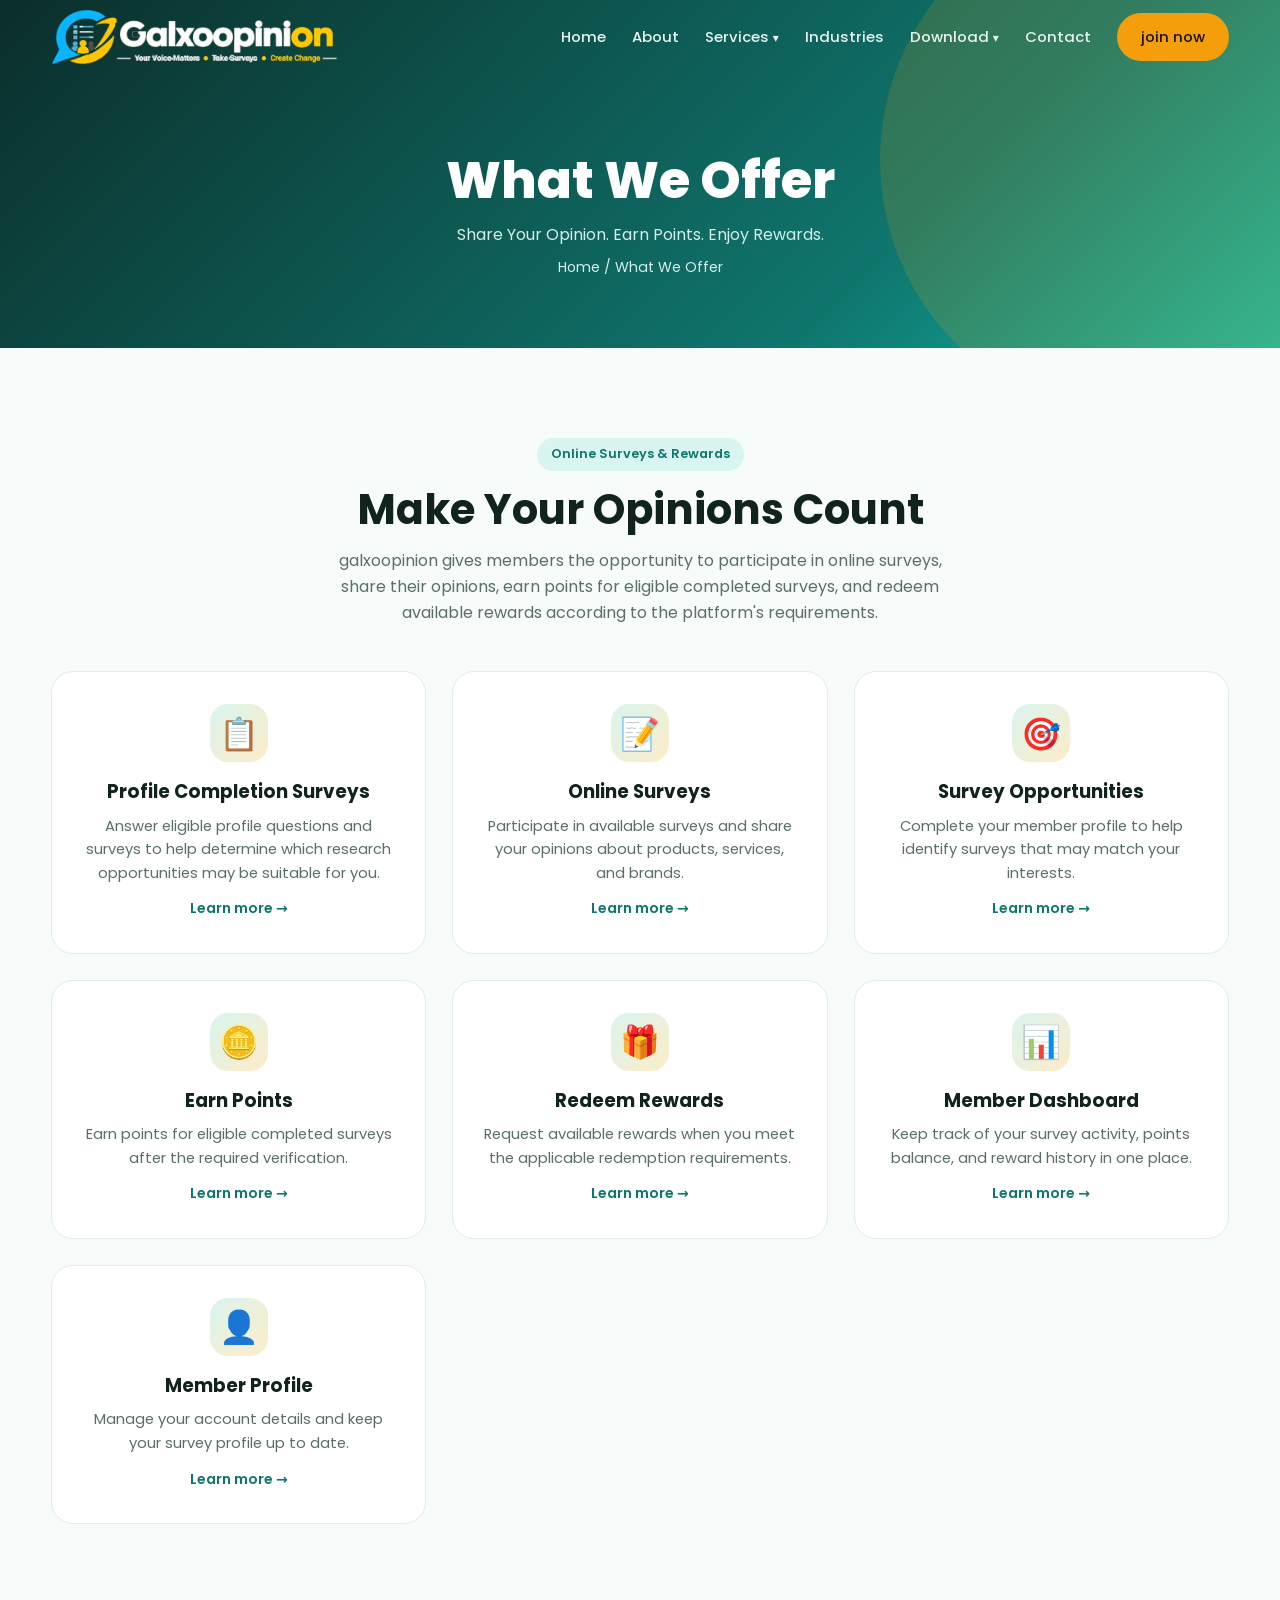
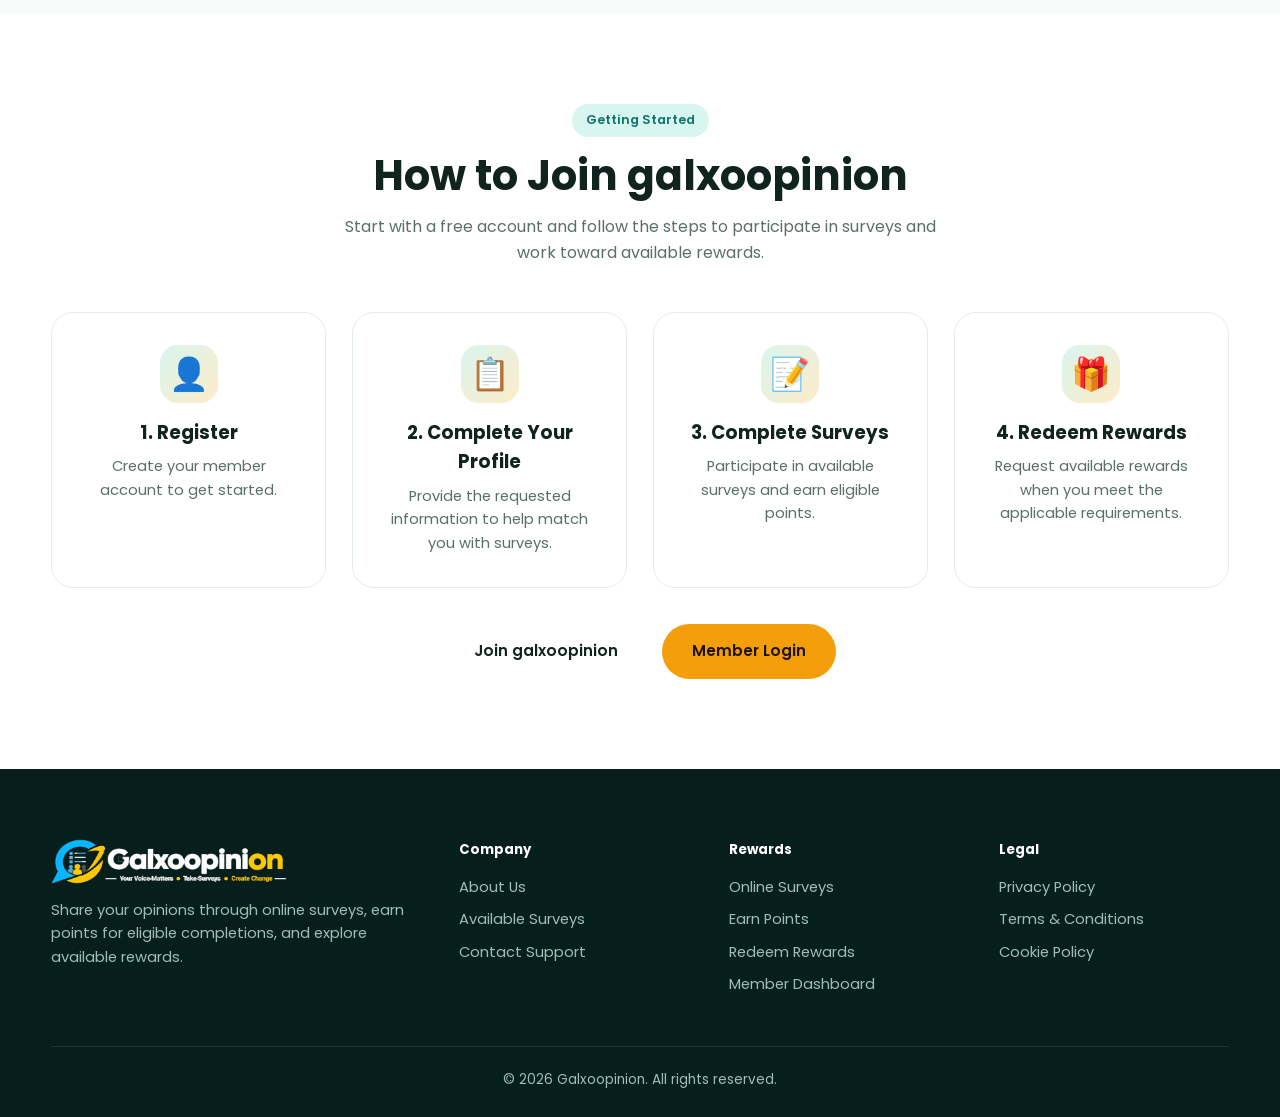
<file: services.html>
<!DOCTYPE html>
<html lang="en">
<head>
  <meta charset="UTF-8">
  <meta name="viewport" content="width=device-width, initial-scale=1">

  <title>What We Offer | galxoopinion – Online Surveys & Rewards</title>
  <meta name="description" content="Join Era Bureau to participate in online surveys, earn points for eligible completed surveys, track your progress, and redeem available rewards.">

  <link href="https://fonts.googleapis.com/css2?family=Poppins:wght@400;500;600;700;800&display=swap" rel="stylesheet">
  <link rel="stylesheet" href="style.css">
</head>
<body>

<div id="hdr"></div>

<section class="banner">
  <div class="wrap">
    <h1>What We Offer</h1>
    <p>Share Your Opinion. Earn Points. Enjoy Rewards.</p>
    <p class="crumb">
      <a href="index.html">Home</a> / What We Offer
    </p>
  </div>
</section>

<section>
  <div class="wrap center">
    <span class="tag">Online Surveys & Rewards</span>

    <h2>Make Your Opinions Count</h2>

    <p class="sub">
      galxoopinion gives members the opportunity to participate in
      online surveys, share their opinions, earn points for eligible
      completed surveys, and redeem available rewards according to
      the platform's requirements.
    </p>

    <div class="grid3" id="svc-grid">

      <div class="card">
        <div class="ic">📝</div>
        <h3>Online Surveys</h3>
        <p>
          Participate in available surveys covering products,
          services, brands, and everyday experiences. Share your
          honest opinions and perspectives.
        </p>
        <a href="register.html" class="more">Join Now →</a>
      </div>

      <div class="card">
        <div class="ic">🎯</div>
        <h3>Relevant Survey Opportunities</h3>
        <p>
          Complete your member profile to help identify survey
          opportunities that may match your interests and
          demographic profile.
        </p>
        <a href="register.html" class="more">Create Your Profile →</a>
      </div>

      <div class="card">
        <div class="ic">🪙</div>
        <h3>Earn Reward Points</h3>
        <p>
          Earn points for eligible completed surveys after
          successful verification, according to the applicable
          survey terms.
        </p>
        <a href="register.html" class="more">Get Started →</a>
      </div>

      <div class="card">
        <div class="ic">💰</div>
        <h3>Redeem Rewards</h3>
        <p>
          Build your points balance and request available rewards
          when you meet the minimum balance and other redemption
          requirements.
        </p>
        <a href="login.html" class="more">Access Your Account →</a>
      </div>

      <div class="card">
        <div class="ic">📊</div>
        <h3>Track Your Points</h3>
        <p>
          Keep track of your earned points, completed survey
          activity, and reward redemption history through your
          member account.
        </p>
        <a href="login.html" class="more">Member Login →</a>
      </div>

      <div class="card">
        <div class="ic">👤</div>
        <h3>Personal Member Profile</h3>
        <p>
          Manage your profile information and account preferences
          to help keep your survey participation details up to date.
        </p>
        <a href="register.html" class="more">Become a Member →</a>
      </div>

    </div>
  </div>
</section>

<section class="alt">
  <div class="wrap center">
    <span class="tag">Getting Started</span>
    <h2>How to Join galxoopinion</h2>

    <p class="sub">
      Start with a free account and follow the steps to participate
      in surveys and work toward available rewards.
    </p>

    <div class="grid4">

      <div class="card">
        <div class="ic">👤</div>
        <h3>1. Register</h3>
        <p>Create your member account to get started.</p>
      </div>

      <div class="card">
        <div class="ic">📋</div>
        <h3>2. Complete Your Profile</h3>
        <p>Provide the requested information to help match you with surveys.</p>
      </div>

      <div class="card">
        <div class="ic">📝</div>
        <h3>3. Complete Surveys</h3>
        <p>Participate in available surveys and earn eligible points.</p>
      </div>

      <div class="card">
        <div class="ic">🎁</div>
        <h3>4. Redeem Rewards</h3>
        <p>Request available rewards when you meet the applicable requirements.</p>
      </div>

    </div>

    <div class="cta" style="justify-content:center;margin-top:36px">
      <a href="register.html" class="btn btn-g">Join galxoopinion</a>
      <a href="login.html" class="btn btn-p">Member Login</a>
    </div>
  </div>
</section>

<div id="ftr"></div>

<script src="main.js"></script>
</body>
</html>
</file>
<file: style.css>
:root{--bg:#f7fbf9;--ink:#10231f;--muted:#5a6f69;--p:#0f766e;--p2:#14b8a6;--dark:#0b2e2a;--a:#f59e0b;--line:#e2ece8}
*{box-sizing:border-box;margin:0;padding:0}
html{scroll-behavior:smooth}
body{font-family:'Poppins',system-ui,sans-serif;background:var(--bg);color:var(--ink);line-height:1.6;overflow-x:hidden}
/* img{max-width:100%;display:block;background:linear-gradient(135deg,var(--p),var(--p2))} */
a{text-decoration:none;color:inherit}
.wrap{width:min(1180px,92%);margin:auto}
section{padding:90px 0}
.alt{background:#fff}
.tag{display:inline-block;background:#d9f5ef;color:var(--p);font-weight:600;font-size:.8rem;padding:6px 14px;border-radius:50px;margin-bottom:14px}
h2{font-size:clamp(1.7rem,4vw,2.6rem);line-height:1.2;font-weight:700;margin-bottom:14px}
.sub{color:var(--muted);max-width:620px}
.center{text-align:center}.center .sub{margin:auto}
.btn{display:inline-block;padding:13px 28px;border-radius:50px;font-weight:600;border:2px solid transparent;transition:.3s;cursor:pointer;font-family:inherit;font-size:.95rem}
.btn-p{background:var(--a);color:#1c1300}.
.btn-o{border-color:#fff;color:#fff}.
.btn-g{background:var(--p);color:#fff}
/* header */
header{position:fixed;inset:0 0 auto 0;z-index:50;transition:.3s}
header.sc{background:rgba(11,46,42,.96);backdrop-filter:blur(8px);box-shadow:0 4px 20px rgba(0,0,0,.2)}
.nav{display:flex;align-items:center;justify-content:space-between;height:74px}
.logo{font-weight:800;font-size:1.5rem;color:#fff;display:flex;align-items:center;gap:8px}
.logo i{width:36px;height:36px;border-radius:10px;background:linear-gradient(135deg,var(--p2),var(--a));display:grid;place-items:center;font-style:normal;font-size:1.1rem}
.menu{display:flex;gap:26px;align-items:center}
.menu a{color:#e6f5f1;font-weight:500;font-size:.93rem;transition:.2s}

.menu .btn-p{color:#1c1300;padding:10px 22px}
.burger{display:none;background:none;border:0;color:#fff;font-size:1.8rem;cursor:pointer}
.ov,.close{display:none}
/* dropdown */
.dd{position:relative;padding:24px 0}
.dd-t span{font-size:.75rem;display:inline-block;transition:.3s}
.dd-list{position:absolute;top:100%;left:-20px;min-width:270px;background:#fff;border-radius:16px;padding:10px;box-shadow:0 22px 50px rgba(0,0,0,.28);opacity:0;visibility:hidden;transform:translateY(12px);transition:.3s;border-top:3px solid var(--a)}
.dd.r .dd-list{left:auto;right:-20px}
.menu .dd-list a{display:flex;align-items:center;gap:12px;color:var(--ink);padding:11px 14px;border-radius:10px;font-size:.9rem;font-weight:500;white-space:nowrap}
.menu .dd-list a:hover{background:#e8f7f3;color:var(--p)}
.dd-list b{width:26px;height:26px;border-radius:8px;background:var(--p);color:#fff;display:grid;place-items:center;font-size:.8rem;flex:none}
.dd:hover .dd-list,.dd.open .dd-list{opacity:1;visibility:visible;transform:none}
.dd:hover .dd-t,.dd.open .dd-t{color:var(--a)}
.dd:hover .dd-t span,.dd.open .dd-t span{transform:rotate(180deg)}
/* hero + banner */
.hero,.banner{background:linear-gradient(135deg,#0b2e2a 0%,#0f766e 70%,#14b8a6 100%);color:#fff;position:relative;overflow:hidden}
.hero{padding:150px 0 100px}
.hero:before,.banner:before{content:"";position:absolute;width:520px;height:520px;border-radius:50%;background:rgba(245,158,11,.15);right:-120px;top:-100px}
.hero .wrap{display:grid;grid-template-columns:1.1fr .9fr;gap:50px;align-items:center;position:relative}
.hero h1{font-size:clamp(2.1rem,5.5vw,3.6rem);line-height:1.12;font-weight:800;margin-bottom:18px}
.hero h1 span{color:var(--a)}
.hero p{color:#d3efe9;max-width:540px;margin-bottom:30px}
.cta{display:flex;gap:14px;flex-wrap:wrap}
.himg{position:relative}
.himg img{border-radius:26px;height:430px;width:100%;object-fit:cover;box-shadow:0 30px 60px rgba(0,0,0,.35)}
.float{position:absolute;background:#fff;color:var(--ink);padding:12px 18px;border-radius:16px;box-shadow:0 14px 30px rgba(0,0,0,.2);font-size:.85rem;font-weight:600;animation:fl 4s ease-in-out infinite}
.float b{display:block;color:var(--p);font-size:1.2rem}
.f1{left:-24px;bottom:50px}.f2{right:-14px;top:30px;animation-delay:1.5s}
@keyframes fl{50%{transform:translateY(-10px)}}
.banner{padding:140px 0 70px;text-align:center}
.banner h1{font-size:clamp(2rem,5vw,3.2rem);font-weight:800;position:relative}
.banner p{color:#d3efe9;position:relative}
.crumb{font-size:.88rem;color:#bfe6de;margin-top:8px;position:relative}.crumb a:hover{color:var(--a)}
/* stats */
.stats{margin-top:-55px;position:relative;z-index:2;padding:0}
.sg{background:#fff;border-radius:22px;box-shadow:0 20px 50px rgba(15,118,110,.15);display:grid;grid-template-columns:repeat(4,1fr);padding:34px 20px;text-align:center}
.sg h3{font-size:2rem;color:var(--p);font-weight:800}.sg p{color:var(--muted);font-size:.9rem}
/* cards */
.grid3,.grid4{display:grid;gap:26px;margin-top:46px}
.grid3{grid-template-columns:repeat(3,1fr)}.grid4{grid-template-columns:repeat(4,1fr)}
.card{background:#fff;border:1px solid var(--line);border-radius:22px;padding:32px 26px;transition:.3s;position:relative;display:block}
.card:hover{transform:translateY(-8px);box-shadow:0 22px 44px rgba(15,118,110,.14)}
.ic{width:58px;height:58px;border-radius:18px;background:linear-gradient(135deg,#d9f5ef,#fdecc8);display:grid;place-items:center;font-size:1.6rem;margin-bottom:16px}
.card h3{font-size:1.15rem;margin-bottom:8px}.card p{color:var(--muted);font-size:.92rem}
.more{display:inline-block;margin-top:12px;color:var(--p);font-weight:600;font-size:.88rem}
.num{position:absolute;right:22px;top:12px;font-size:3rem;font-weight:800;color:#e6f2ee}
/* split */
.split{display:grid;grid-template-columns:1fr 1fr;gap:60px;align-items:center}
.split.rev>:first-child{order:2}
.split img{border-radius:26px;height:400px;width:100%;object-fit:cover}
.list{list-style:none;margin:20px 0 28px}
.list li{padding-left:34px;position:relative;margin-bottom:11px;color:var(--muted)}
.list li:before{content:"✓";position:absolute;left:0;top:2px;width:22px;height:22px;border-radius:50%;background:var(--p);color:#fff;font-size:.75rem;display:grid;place-items:center}
.svc{padding:60px 0}
/* dark band */
.dark{background:var(--dark);color:#fff}.dark .sub{color:#b5d6cf}.dark .tag{background:rgba(255,255,255,.1);color:var(--a)}
.dark .card{background:rgba(255,255,255,.06);border-color:rgba(255,255,255,.12)}.dark .card p{color:#b5d6cf}.dark .ic{background:rgba(255,255,255,.12)}
.chips{display:flex;flex-wrap:wrap;gap:12px;justify-content:center;margin-top:34px}
.chips span{padding:10px 20px;border:1px solid rgba(255,255,255,.2);border-radius:50px;font-size:.9rem}
/* people */
.person{text-align:center}
.person img{width:130px;height:130px;border-radius:50%;object-fit:cover;margin:0 auto 14px;border:4px solid #d9f5ef}
.person small{color:var(--muted)}
.stars{color:var(--a);letter-spacing:2px;margin-bottom:8px}
/* contact */
.cg{display:grid;grid-template-columns:1.3fr 1fr;gap:40px;align-items:start}
.form{background:#fff;border:1px solid var(--line);border-radius:24px;padding:36px}
.form .row{display:grid;grid-template-columns:1fr 1fr;gap:16px}
.form label{display:block;font-size:.85rem;font-weight:600;margin:14px 0 6px}
.form input,.form select,.form textarea{width:100%;padding:13px 16px;border:1.5px solid var(--line);border-radius:12px;font:inherit;background:#f9fcfb;transition:.2s}
.form input:focus,.form select:focus,.form textarea:focus{outline:0;border-color:var(--p2);background:#fff}
.form textarea{min-height:120px;resize:vertical}.form .btn{margin-top:22px;width:100%}
.info{display:flex;gap:16px;background:#fff;border:1px solid var(--line);border-radius:18px;padding:22px;margin-bottom:16px}
.info .ic{margin:0;flex:none}.info h4{font-size:1rem}.info p{color:var(--muted);font-size:.9rem}
/* faq */
.faq{max-width:780px;margin:40px auto 0;text-align:left}
.q{background:#fff;border:1px solid var(--line);border-radius:16px;margin-bottom:14px;overflow:hidden}
.q button{width:100%;text-align:left;background:none;border:0;padding:20px 24px;font:600 1rem 'Poppins';color:var(--ink);cursor:pointer;display:flex;justify-content:space-between;gap:12px}
.q button:after{content:"+";font-size:1.4rem;color:var(--p);transition:.3s}.q.open button:after{transform:rotate(45deg)}
.q div{max-height:0;overflow:hidden;transition:.35s;padding:0 24px;color:var(--muted);font-size:.93rem}.q.open div{max-height:200px;padding-bottom:20px}
/* cta + footer */
.cta-b{background:linear-gradient(135deg,var(--p),var(--dark));border-radius:30px;padding:64px 30px;text-align:center;color:#fff}
.cta-b p{color:#cfeee8;margin:0 auto 26px;max-width:520px}
footer{background:#071f1c;color:#9dbdb6;padding:70px 0 26px}
.fg{display:grid;grid-template-columns:1.6fr 1fr 1fr 1fr;gap:40px}
footer h5{color:#fff;margin-bottom:16px}
footer a{display:block;margin-bottom:9px;font-size:.92rem;transition:.2s}footer a:hover{color:var(--a)}
.copy{border-top:1px solid rgba(255,255,255,.1);margin-top:40px;padding-top:22px;text-align:center;font-size:.85rem}
/* responsive */
@media(max-width:992px){
 .hero .wrap,.split,.cg{grid-template-columns:1fr}.split.rev>:first-child{order:0}
 .himg{max-width:520px}.f1{left:10px}.f2{right:10px}
 .grid3{grid-template-columns:1fr 1fr}.grid4{grid-template-columns:1fr 1fr}
 .sg{grid-template-columns:1fr 1fr;gap:24px}.fg{grid-template-columns:1fr 1fr}
}
@media(max-width:768px){
 section{padding:64px 0}
 .burger{display:block}
 header.sc{backdrop-filter:none}
 .ov{position:fixed;inset:0;background:rgba(5,20,18,.6);backdrop-filter:blur(3px);opacity:0;visibility:hidden;transition:.4s;z-index:49;display:block}
 .ov.show{opacity:1;visibility:visible}
 .menu{position:fixed;top:0;right:0;height:100vh;height:100dvh;width:min(330px,84%);background:linear-gradient(170deg,#0b2e2a,#0f766e);flex-direction:column;align-items:stretch;gap:0;padding:84px 26px 30px;transform:translateX(105%);transition:transform .45s cubic-bezier(.77,0,.18,1);box-shadow:-20px 0 50px rgba(0,0,0,.35);overflow-y:auto;border-radius:26px 0 0 26px}
 .menu.show{transform:none}
 .menu>a:not(.btn),.dd-t{display:flex;justify-content:space-between;align-items:center;padding:15px 4px;font-size:1.02rem;border-bottom:1px solid rgba(255,255,255,.12)}
 .menu>a,.dd{opacity:0;transform:translateX(24px);transition:.4s}
 .menu.show>a,.menu.show>.dd{opacity:1;transform:none}
 .menu.show>*:nth-child(3){transition-delay:.15s}.menu.show>*:nth-child(4){transition-delay:.2s}.menu.show>*:nth-child(5){transition-delay:.25s}.menu.show>*:nth-child(6){transition-delay:.3s}.menu.show>*:nth-child(7){transition-delay:.35s}.menu.show>*:nth-child(8){transition-delay:.4s}
 .menu .btn{margin-top:26px;text-align:center}
 .close{display:grid;position:absolute;top:20px;right:20px;width:42px;height:42px;border-radius:50%;border:0;background:rgba(255,255,255,.14);color:#fff;font-size:1.2rem;cursor:pointer;place-items:center}
 .dd{padding:0;width:100%}
 .dd-list{position:static;min-width:0;display:none;opacity:1;visibility:visible;transform:none;margin:10px 0 4px}
 .dd.open .dd-list{display:block}.menu .dd-list a{white-space:normal;text-align:left}
}
@media(max-width:600px){
 .grid3,.grid4,.fg,.form .row{grid-template-columns:1fr}
 .hero{padding:120px 0 90px}.himg img,.split img{height:290px}
 .float{font-size:.75rem;padding:8px 12px}.form{padding:24px}
}



.ic {
  display: flex;
  justify-content: center;
  align-items: center;
  margin: 0 auto 15px;
  font-size: 32px;
}

/* ===== Testimonials slider ===== */
.tm-viewport{overflow:hidden;margin-top:46px;touch-action:pan-y}
.tm-track{display:flex;transition:transform .6s cubic-bezier(.4,0,.2,1)}
.tm-slide{flex:0 0 calc(100% / 3);padding:10px 13px 24px}
.tm-card{background:#fff;border:1px solid var(--line);border-radius:22px;padding:32px 26px;height:100%;text-align:left;display:flex;flex-direction:column;position:relative;transition:.3s;box-shadow:0 8px 24px rgba(15,118,110,.07)}
.tm-card:before{content:"\201C";position:absolute;right:22px;top:6px;font-size:5rem;line-height:1;font-weight:800;color:#e6f2ee}
.tm-card .stars{position:relative}
.tm-card p{color:var(--muted);font-size:.95rem;margin-bottom:24px;flex:1;position:relative}
.tm-user{display:flex;align-items:center;gap:14px;border-top:1px solid var(--line);padding-top:18px}
.tm-user img{width:56px;height:56px;border-radius:50%;object-fit:cover;border:3px solid #d9f5ef;flex:none}
.tm-user h4{font-size:1rem;line-height:1.3}
.tm-user small{color:var(--muted);font-size:.82rem}
.tm-dots{display:flex;justify-content:center;gap:10px;margin-top:6px}
.tm-dots button{width:11px;height:11px;border-radius:50%;border:0;background:#cfe3de;cursor:pointer;transition:.3s;padding:0}
.tm-dots button.on{background:var(--p);width:30px;border-radius:10px}

@media(max-width:992px){.tm-slide{flex-basis:50%}}
@media(max-width:600px){
  .tm-slide{flex-basis:100%;padding:10px 6px 24px}
  .tm-card{padding:26px 22px}
}
/* ===== Hero background slider ===== */
.hero-slider{padding:0;min-height:640px;display:flex}
.hero-slider:before{display:none}
.hero-slider .slides{position:absolute;inset:0}
.slide{position:absolute;inset:0;display:flex;align-items:center;background-size:cover;background-position:center;opacity:0;visibility:hidden;transition:opacity 1s ease,visibility 1s;transform:scale(1.06)}
.slide:after{content:"";position:absolute;inset:0;background:linear-gradient(90deg,rgba(11,46,42,.92) 0%,rgba(11,46,42,.7) 50%,rgba(15,118,110,.35) 100%)}
.slide.active{opacity:1;visibility:visible;transform:scale(1);transition:opacity 1s ease,visibility 1s,transform 6s ease-out}
.hero-slider .slide-content{position:relative;z-index:2;display:block;padding-top:90px}
.slide-content>*{opacity:0;transform:translateY(24px);transition:.7s}
.slide.active .slide-content>*{opacity:1;transform:none}
.slide.active .slide-content>:nth-child(2){transition-delay:.2s}
.slide.active .slide-content>:nth-child(3){transition-delay:.35s}
.slide.active .slide-content>:nth-child(4){transition-delay:.5s}
.slide-content h1{font-size:clamp(2.1rem,5.5vw,3.6rem);line-height:1.12;font-weight:800;margin-bottom:18px;max-width:700px}
.slide-content h1 span{color:var(--a)}
.slide-content p{color:#d3efe9;max-width:540px;margin-bottom:30px}
.sl-arrow{position:absolute;top:50%;z-index:5;width:46px;height:46px;border-radius:50%;border:0;background:rgba(255,255,255,.15);color:#fff;font-size:1.8rem;line-height:1;cursor:pointer;transition:.3s;backdrop-filter:blur(4px)}
.sl-arrow:hover{background:var(--a);color:#1c1300}
.sl-arrow.prev{left:18px}.sl-arrow.next{right:18px}
.sl-dots{position:absolute;bottom:80px;left:0;right:0;display:flex;justify-content:center;gap:10px;z-index:5}
.sl-dots button{width:11px;height:11px;border-radius:50%;border:0;background:rgba(255,255,255,.4);cursor:pointer;transition:.3s}
.sl-dots button.on{background:var(--a);width:30px;border-radius:10px}
@media(max-width:600px){.hero-slider{min-height:600px}.sl-arrow{display:none}.slide:after{background:rgba(11,46,42,.82)}}




/* ===== Recent activity popup ===== */
.ra-toast{position:fixed;left:20px;bottom:20px;z-index:60;display:flex;align-items:center;gap:12px;width:min(340px,calc(100% - 40px));background:#fff;border:1px solid var(--line);border-left:4px solid var(--p2);border-radius:16px;padding:12px 38px 12px 12px;box-shadow:0 16px 40px rgba(11,46,42,.22);transform:translateX(-130%);opacity:0;visibility:hidden;transition:transform .5s cubic-bezier(.4,0,.2,1),opacity .5s,visibility .5s}
.ra-toast.show{transform:none;opacity:1;visibility:visible}
.ra-toast img{width:46px;height:46px;border-radius:50%;object-fit:cover;border:2px solid #d9f5ef;flex:none}
.ra-body{font-size:.82rem;line-height:1.4;color:var(--muted)}
.ra-body strong{color:var(--ink);font-weight:600}
.ra-body b{color:var(--p);font-weight:700}
.ra-body small{display:flex;align-items:center;gap:6px;margin-top:3px;font-size:.72rem;color:#8aa09a}
.ra-body small:before{content:"";width:7px;height:7px;border-radius:50%;background:#22c55e;flex:none}
.ra-close{position:absolute;top:6px;right:8px;width:24px;height:24px;border:0;background:none;color:#8aa09a;font-size:.9rem;cursor:pointer;border-radius:50%;transition:.2s}
.ra-close:hover{background:#eef5f2;color:var(--ink)}
@media(max-width:600px){
  .ra-toast{left:12px;bottom:12px;width:calc(100% - 24px);padding:10px 34px 10px 10px}
  .ra-toast img{width:40px;height:40px}
}

.counter{font-variant-numeric:tabular-nums}


/* ===== 3 industry cards (always centered) ===== */
.ind-3{display:flex;flex-wrap:wrap;justify-content:center;gap:26px;margin-top:46px}
.ind-3 .card{flex:0 1 calc((100% - 52px)/3);text-align:center}
@media(max-width:992px){.ind-3 .card{flex-basis:calc((100% - 26px)/2)}}
@media(max-width:600px){.ind-3 .card{flex-basis:100%}}
</file>
